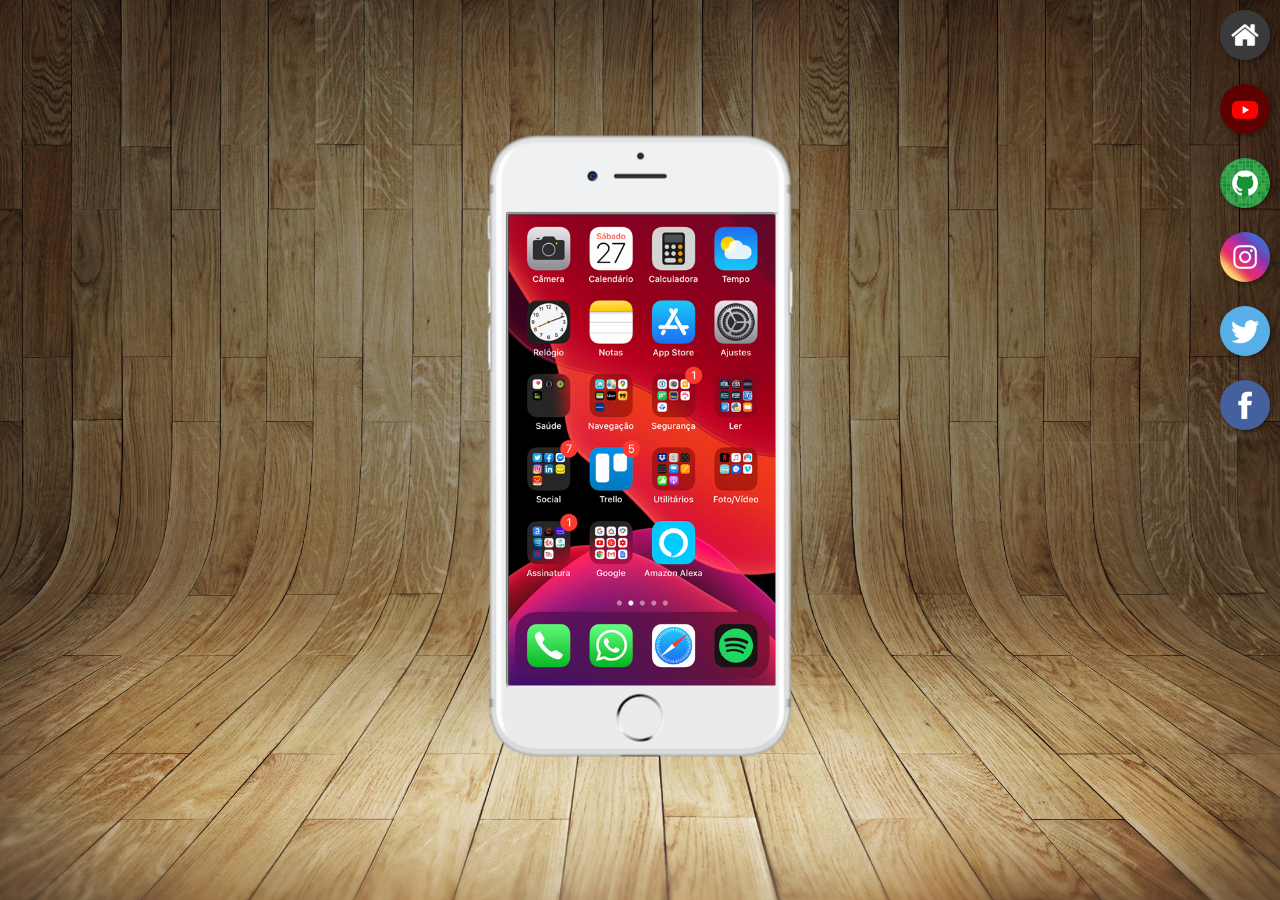
<file: index.html>
<!DOCTYPE html>
<html lang="pt-br">
<head>
    <meta charset="UTF-8">
    <meta http-equiv="X-UA-Compatible" content="IE=edge">
    <meta name="viewport" content="width=device-width, initial-scale=1.0">
    <link rel="shortcut icon" href="favicon.ico" type="image/x-icon">
    <link rel="stylesheet" href="estilos/style.css">
    <title>Projeto Redes Sociais</title>
</head>
<body>
    <main>
        <section id="telefone">
            <iframe src="home.html" name="tela" id="tela">
                Seu navegador parece nao ser compativel.
            </iframe>
           

        </section>
        <section id="redes-sociais">
            <a href="home.html" target="tela"><img src="imagens/logo-home.jpg" alt=""></a><br>
            <a href="youtube.html" target="tela"><img src="imagens/logo-youtube.jpg" alt=""></a><br>
            <a href="github.html" target="tela"><img src="imagens/logo-github.jpg" alt=""></a><br>
            <a href="instagram.html" target="tela"><img src="imagens/logo-instagram.jpg" alt=""></a><br>
            <a href="twitter.html" target="tela"><img src="imagens/logo-twitter.jpg" alt=""></a><br>
            <a href="facebook.html" target="tela"><img src="imagens/logo-facebook.jpg" alt=""></a>

        </section>
    </main>
    
</body>
</html>
</file>
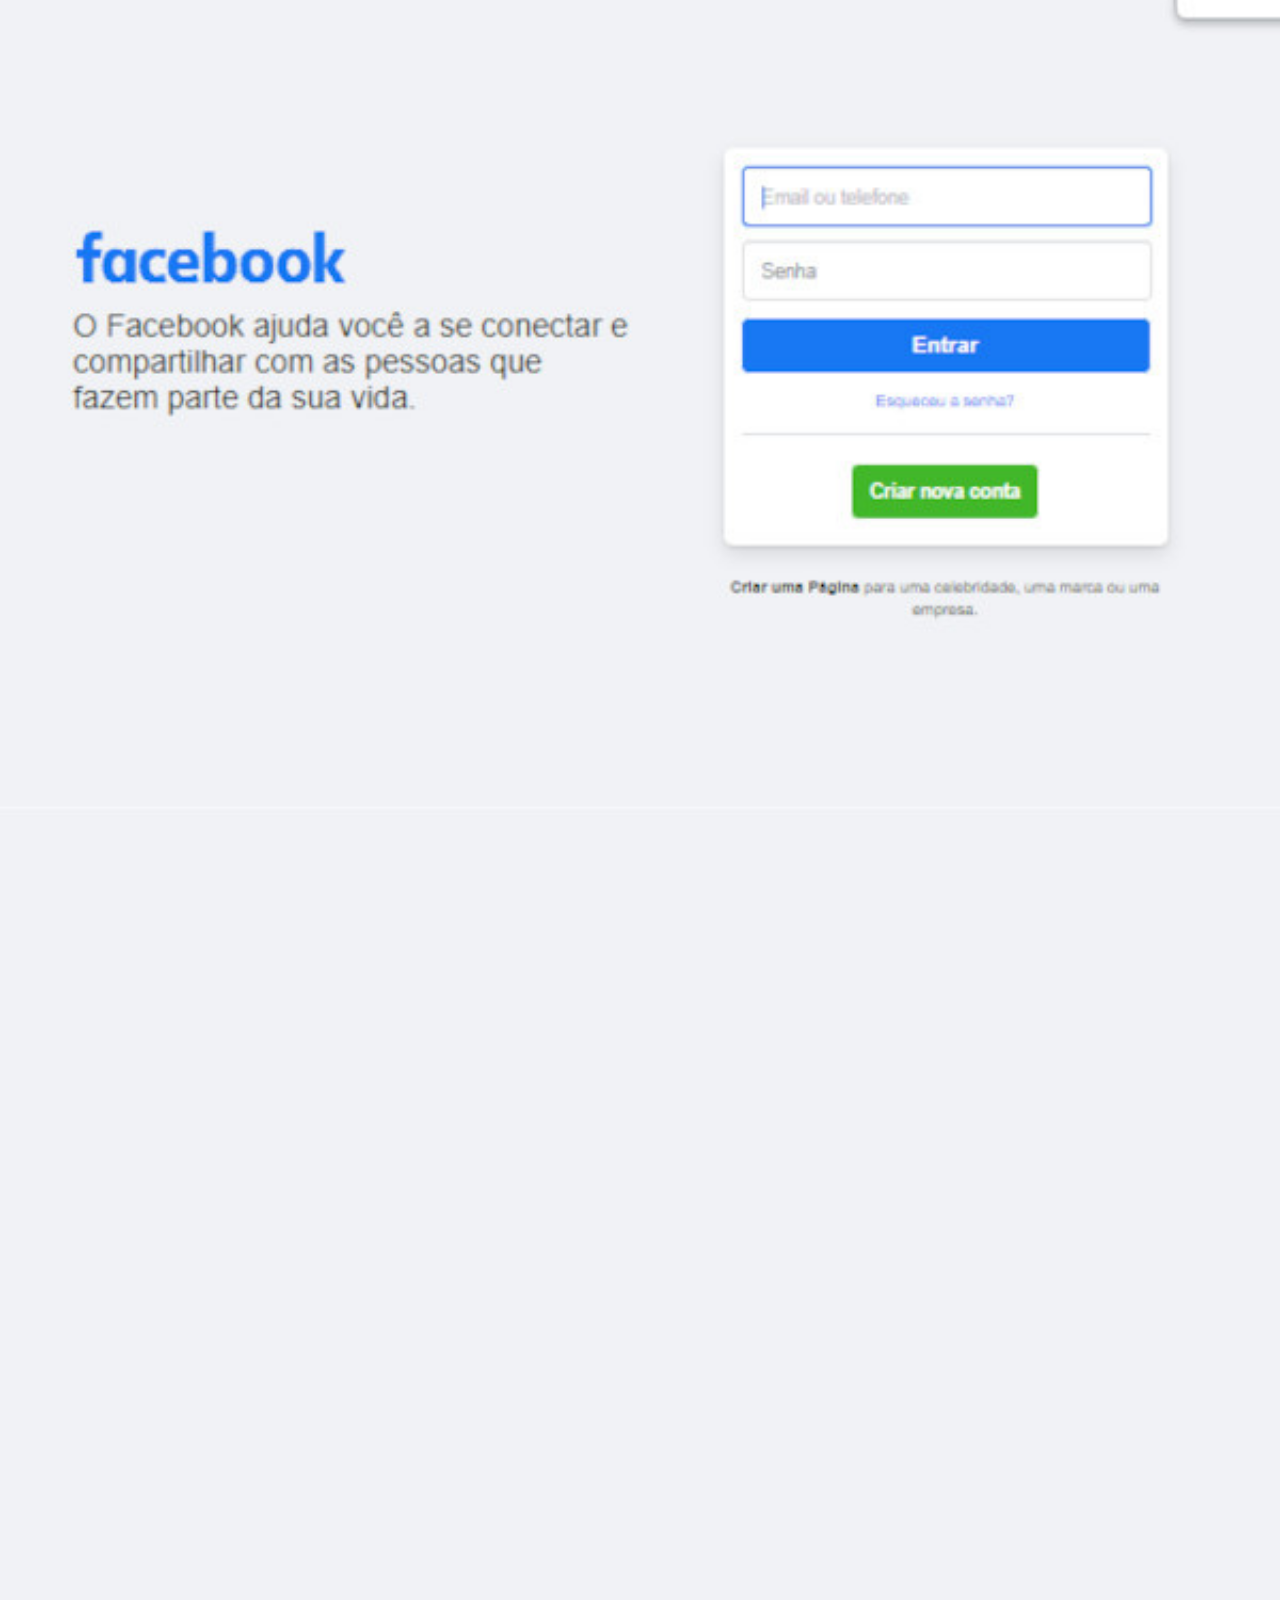
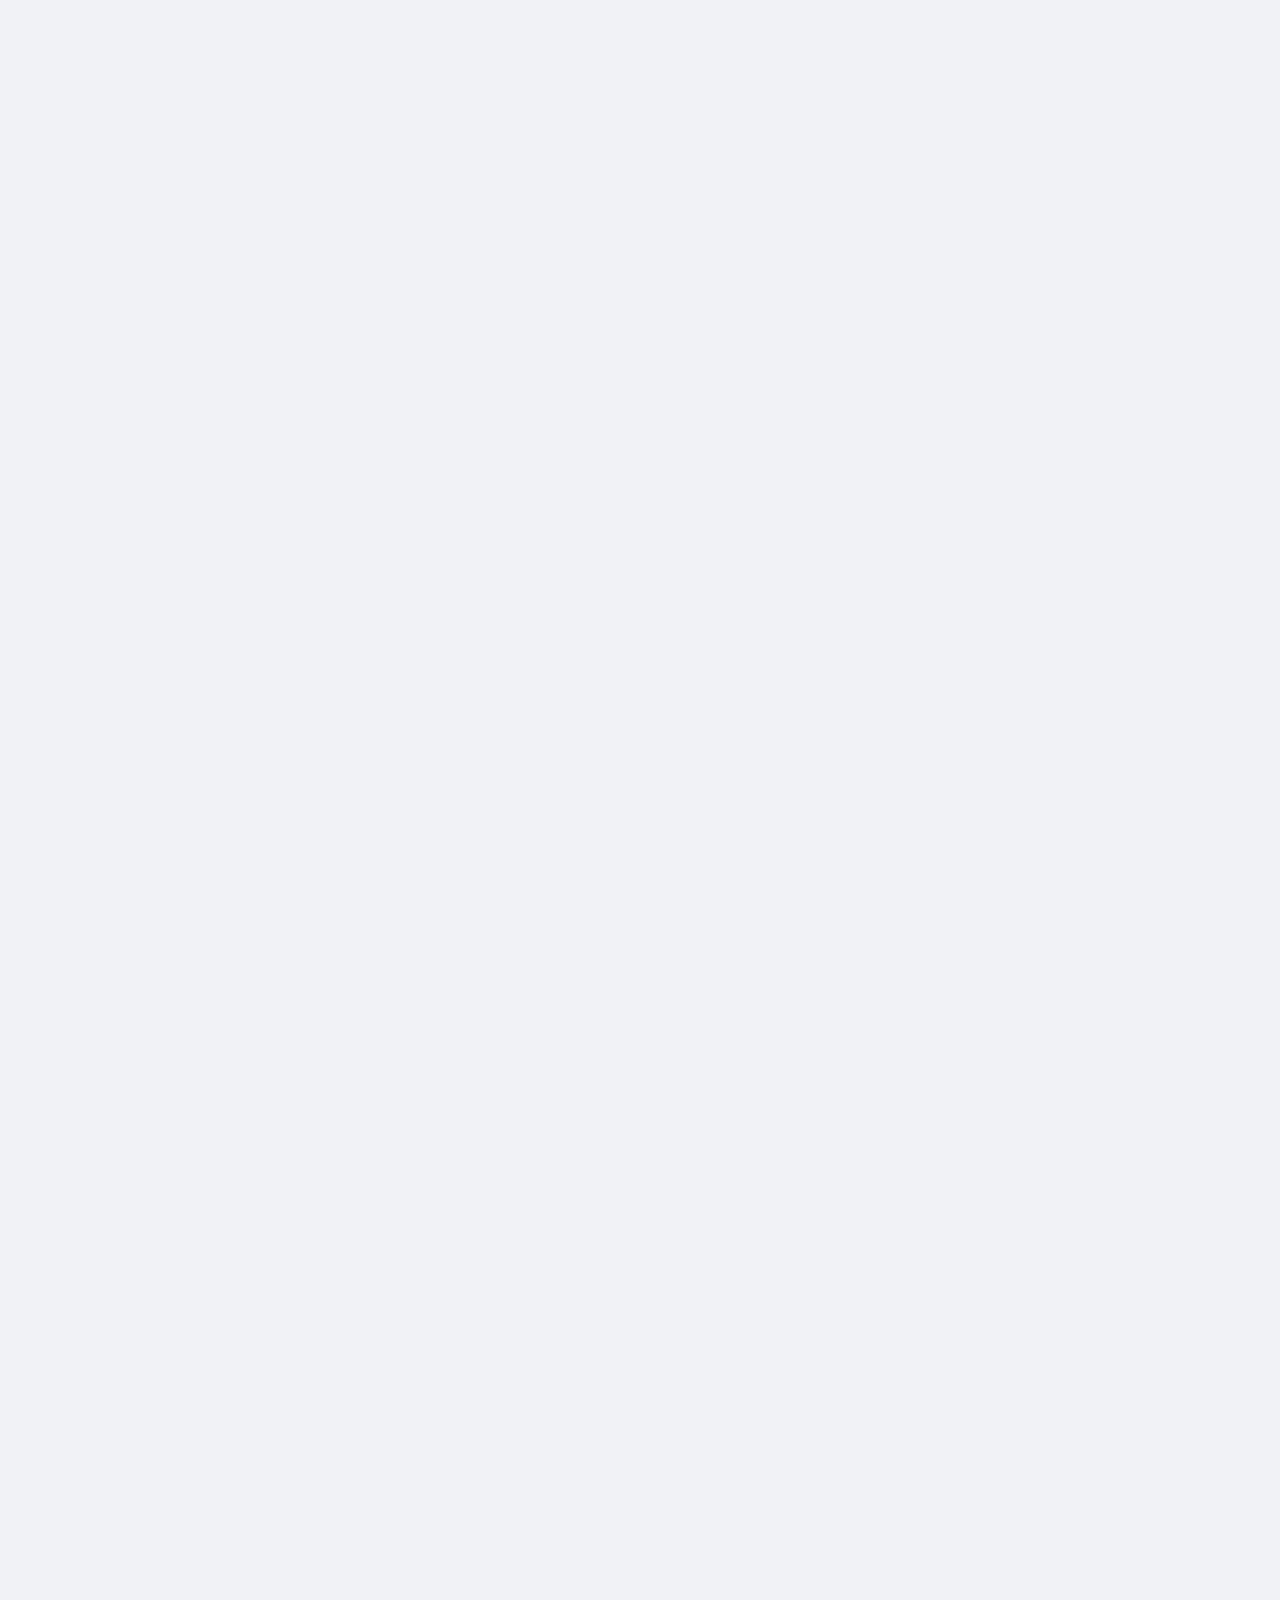
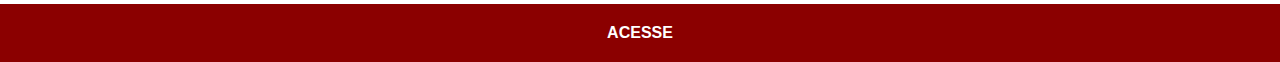
<file: facebook.html>
<!DOCTYPE html>
<html lang="pt-br">
<head>
    <meta charset="UTF-8">
    <meta http-equiv="X-UA-Compatible" content="IE=edge">
    <meta name="viewport" content="width=device-width, initial-scale=1.0">
    <link rel="stylesheet" href="estilos/social.css">
    <title>Facebook</title>
</head>
<body>
    <img src="imagens/facebook.jpg" alt="Facebook">
    <a href="https://www.facebook.com/" target="_blank">ACESSE</a>
    
</body>
</html>
</file>
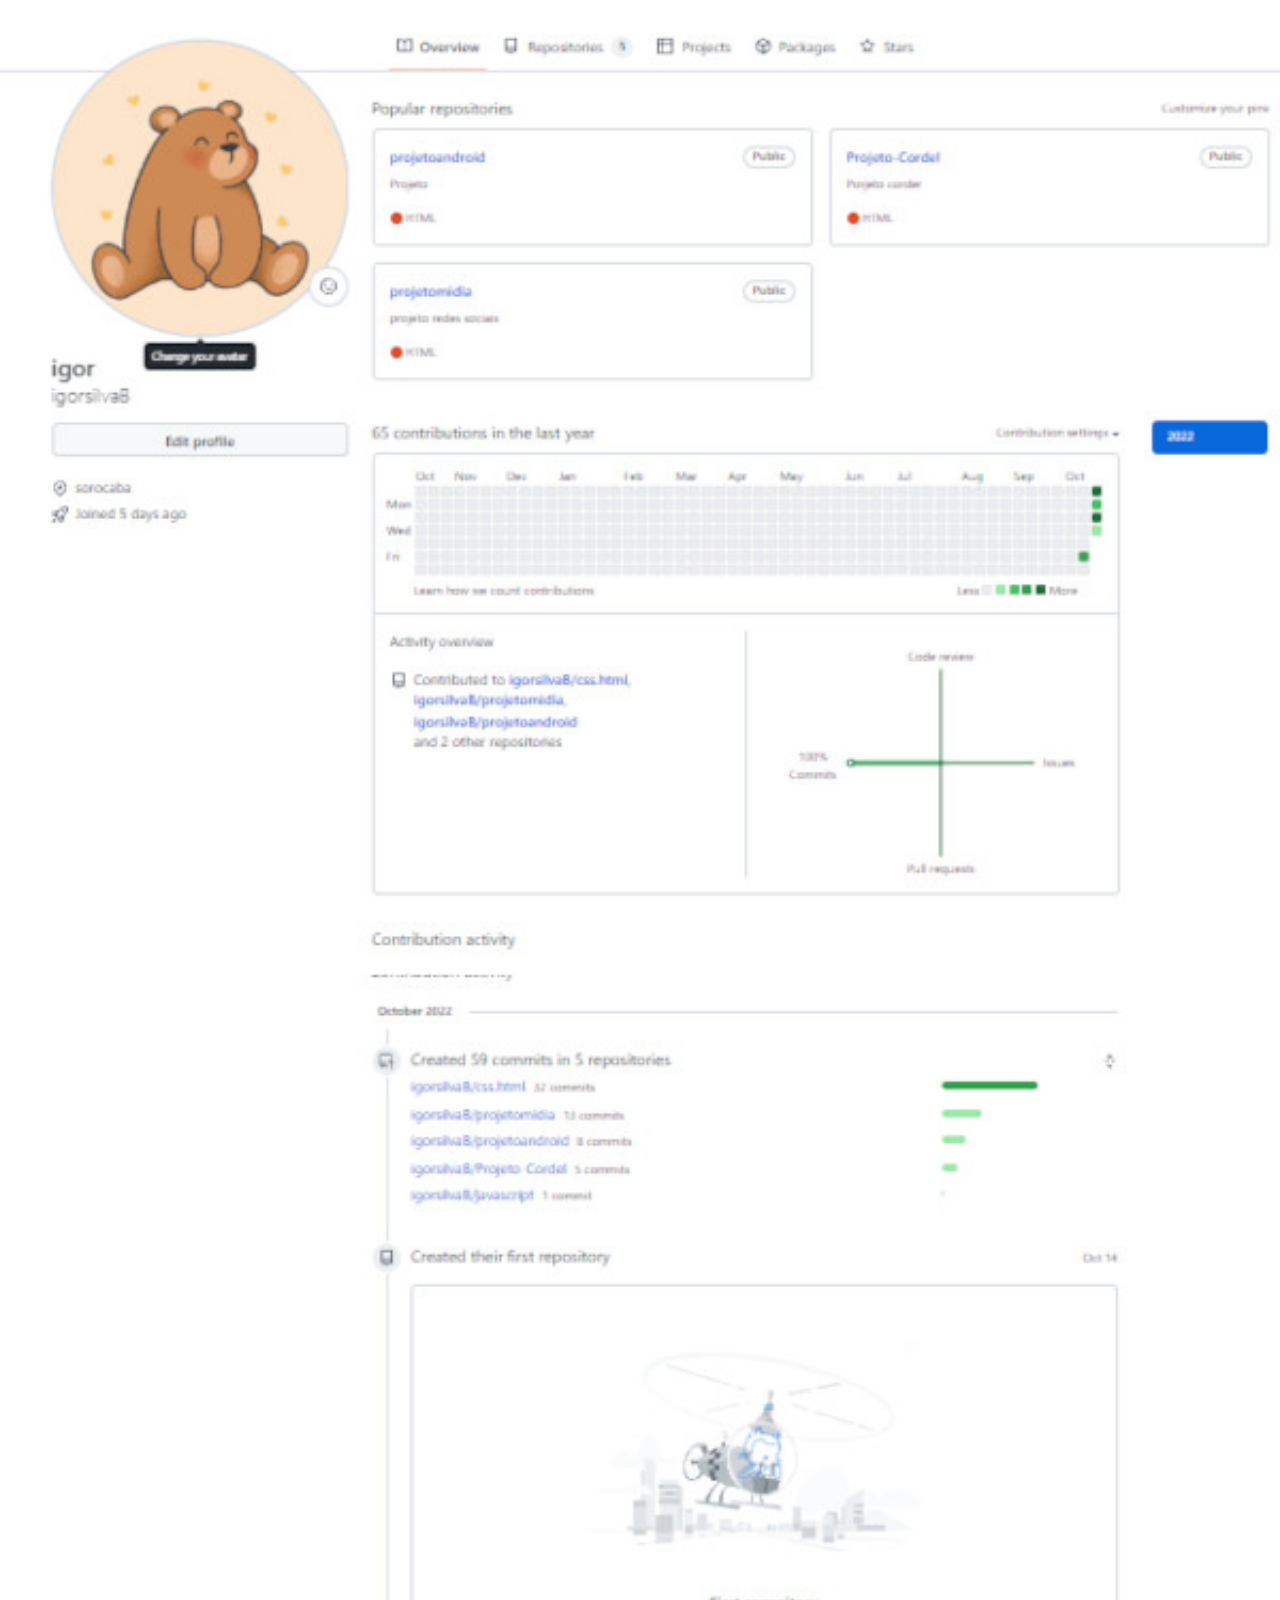
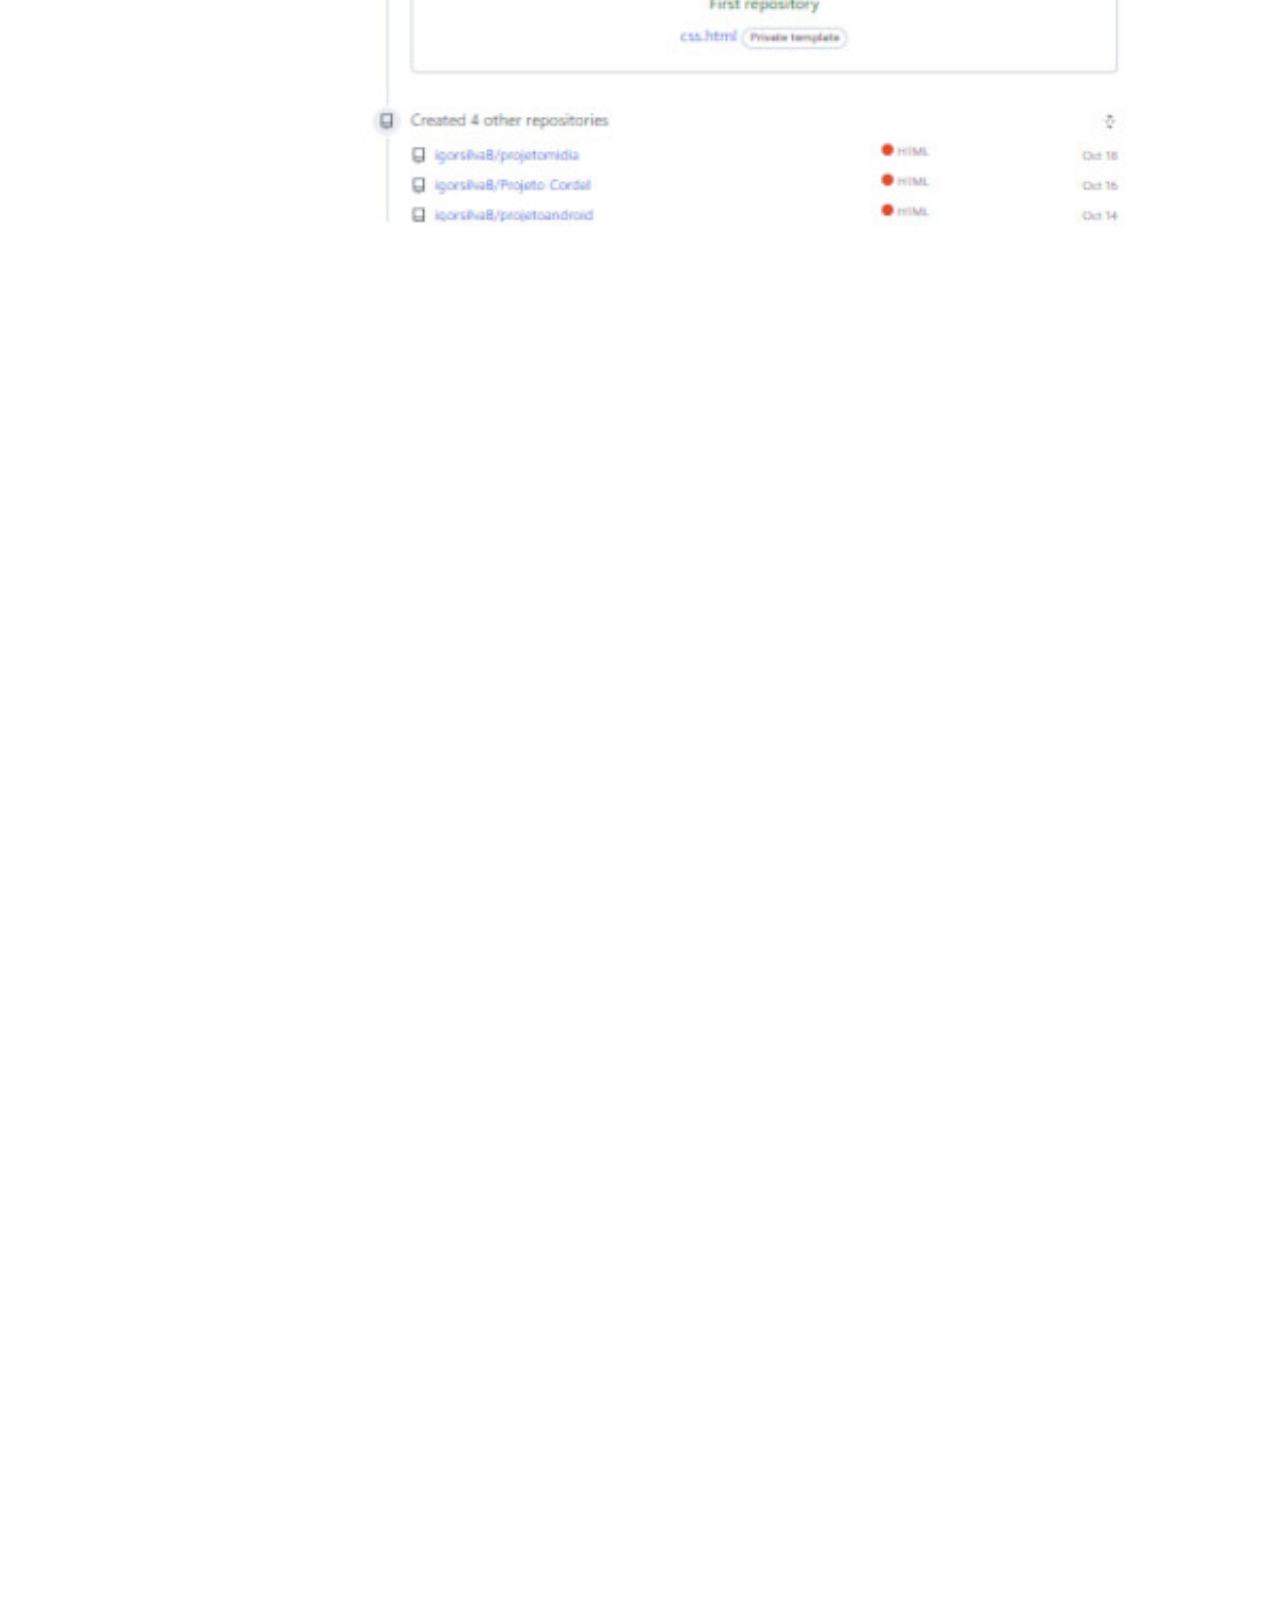
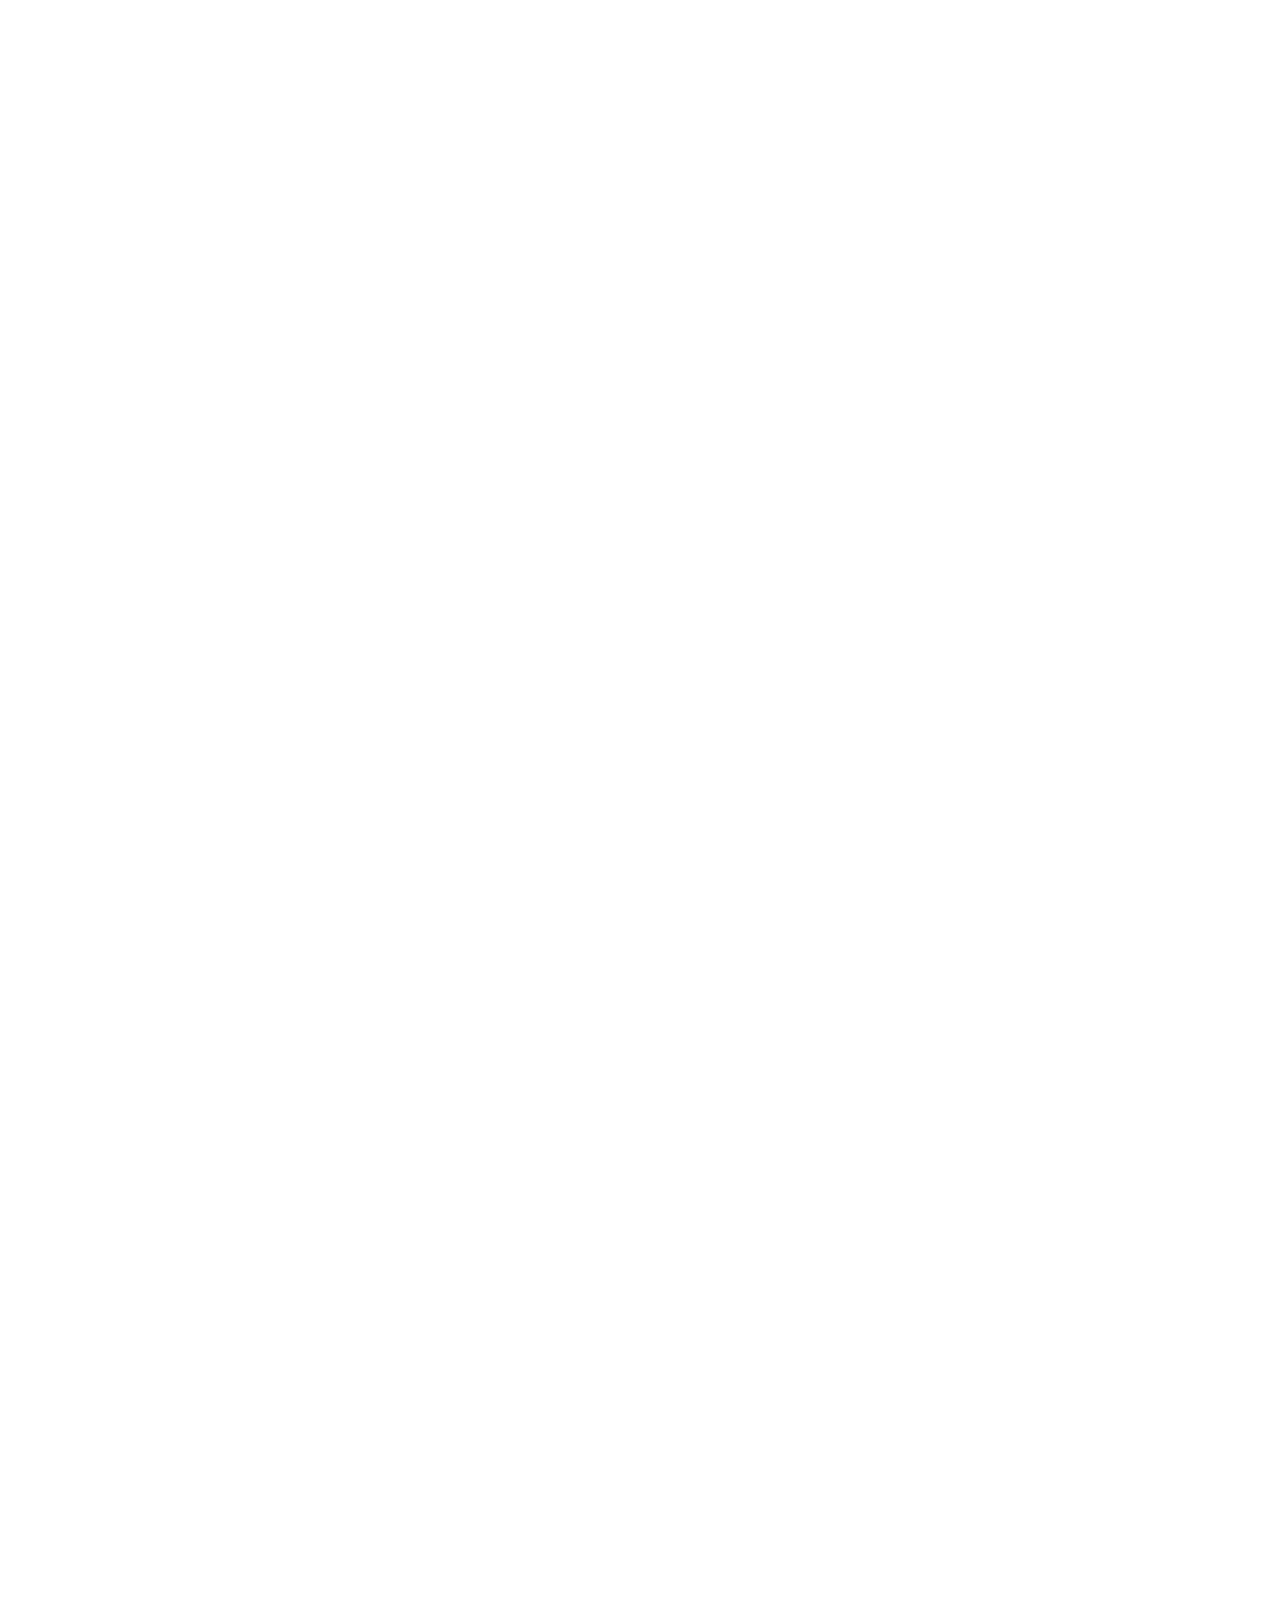
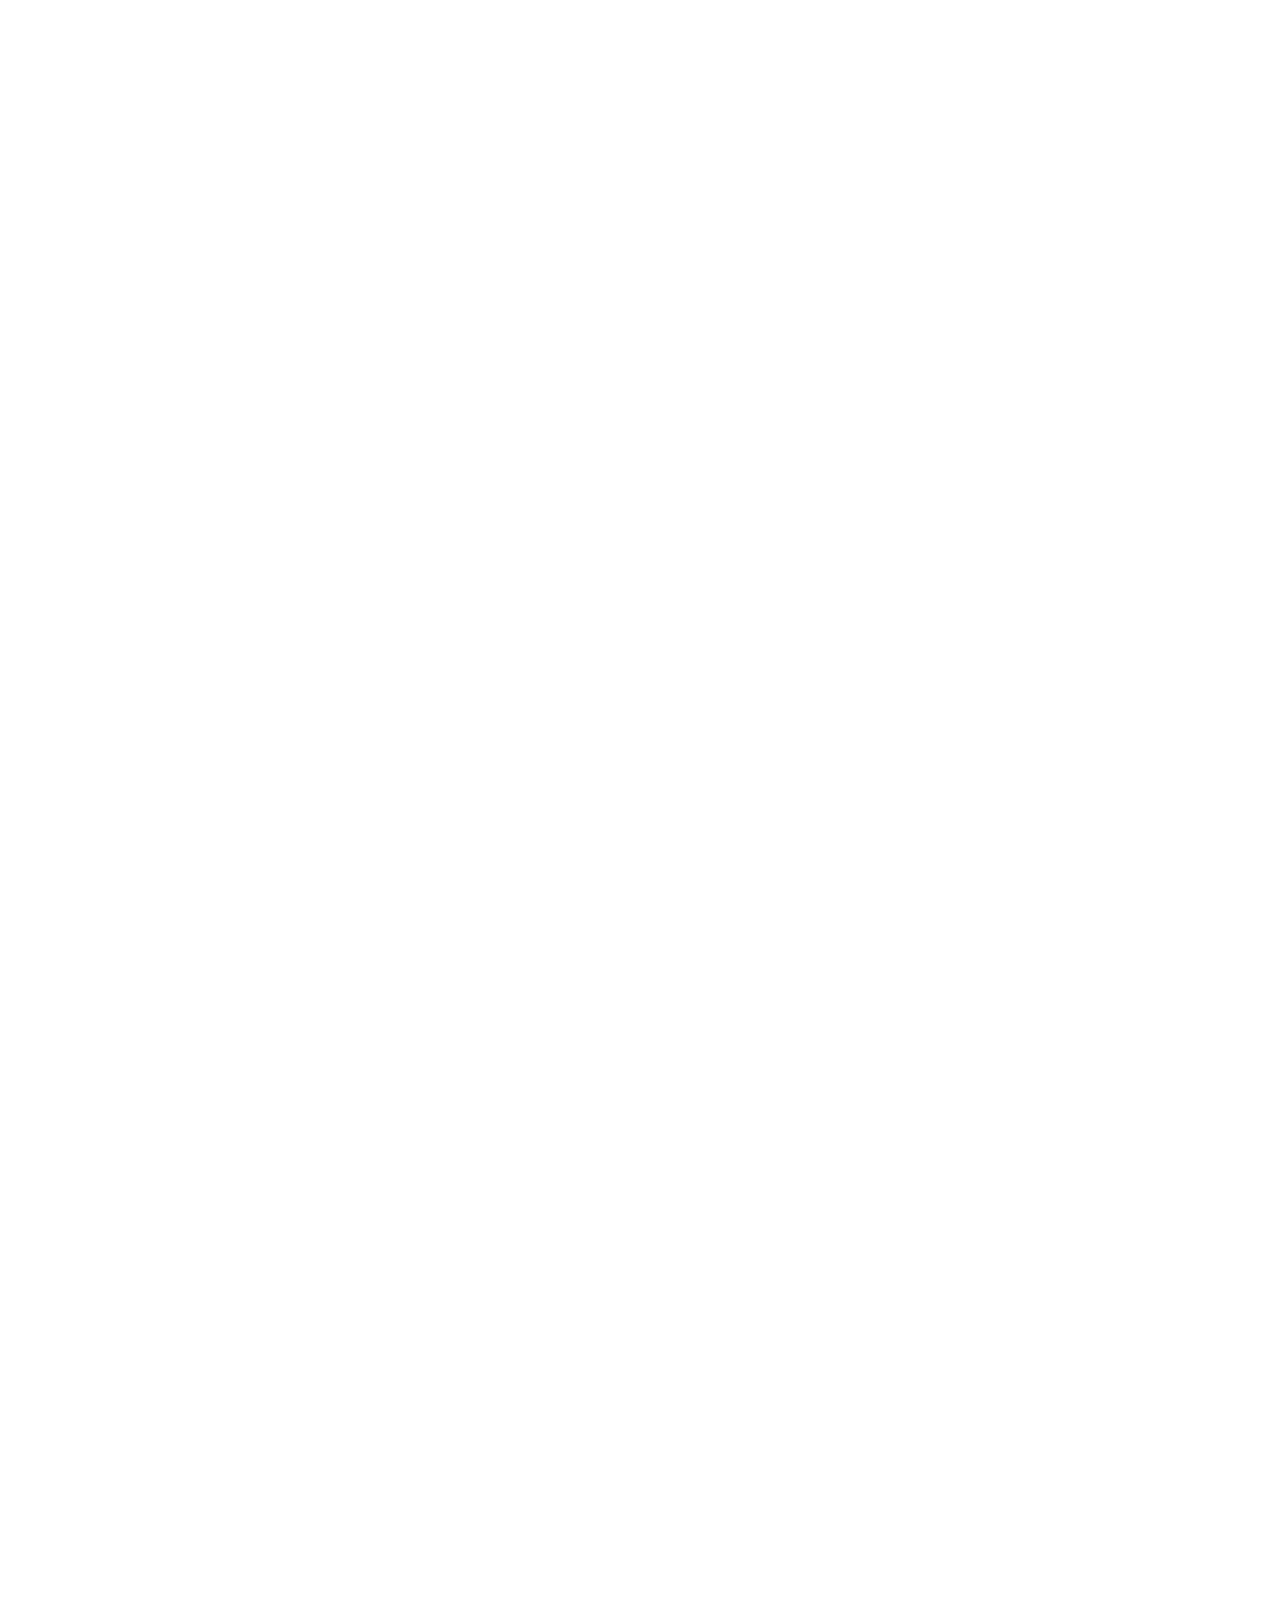
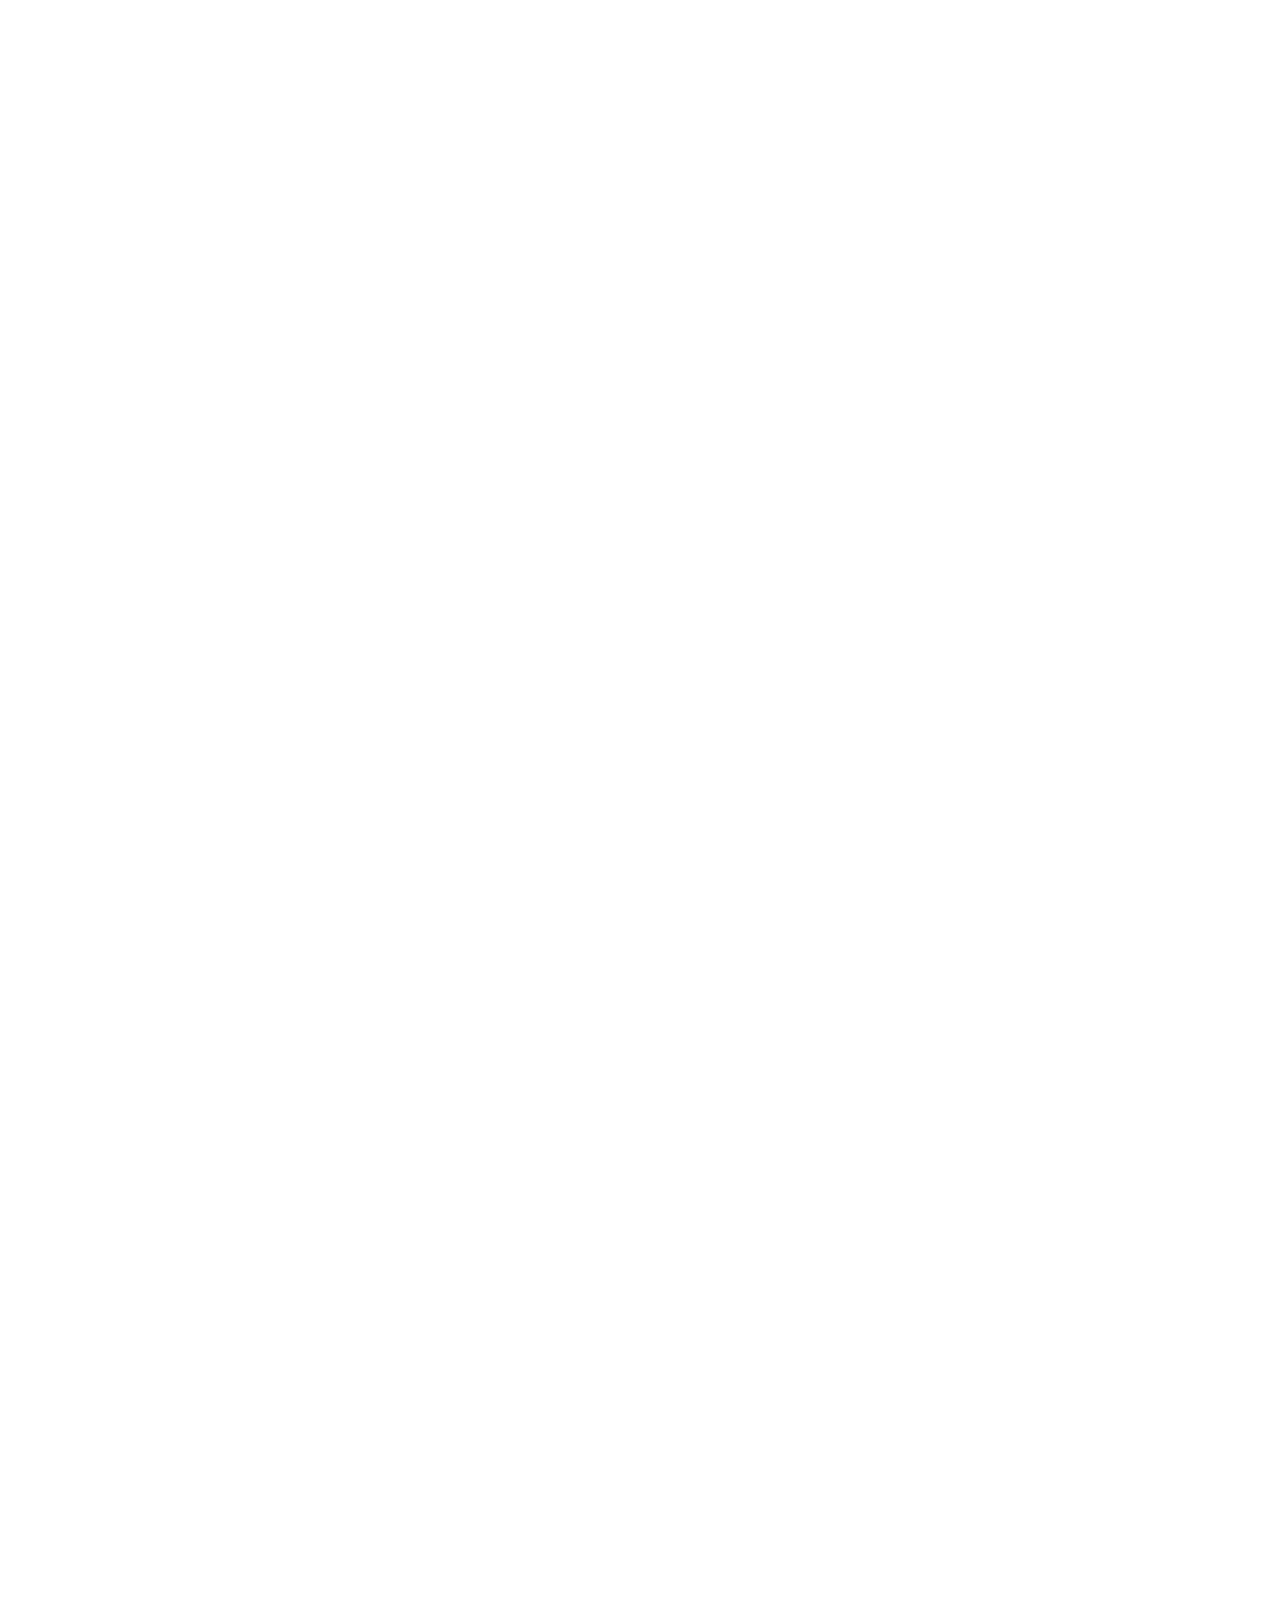
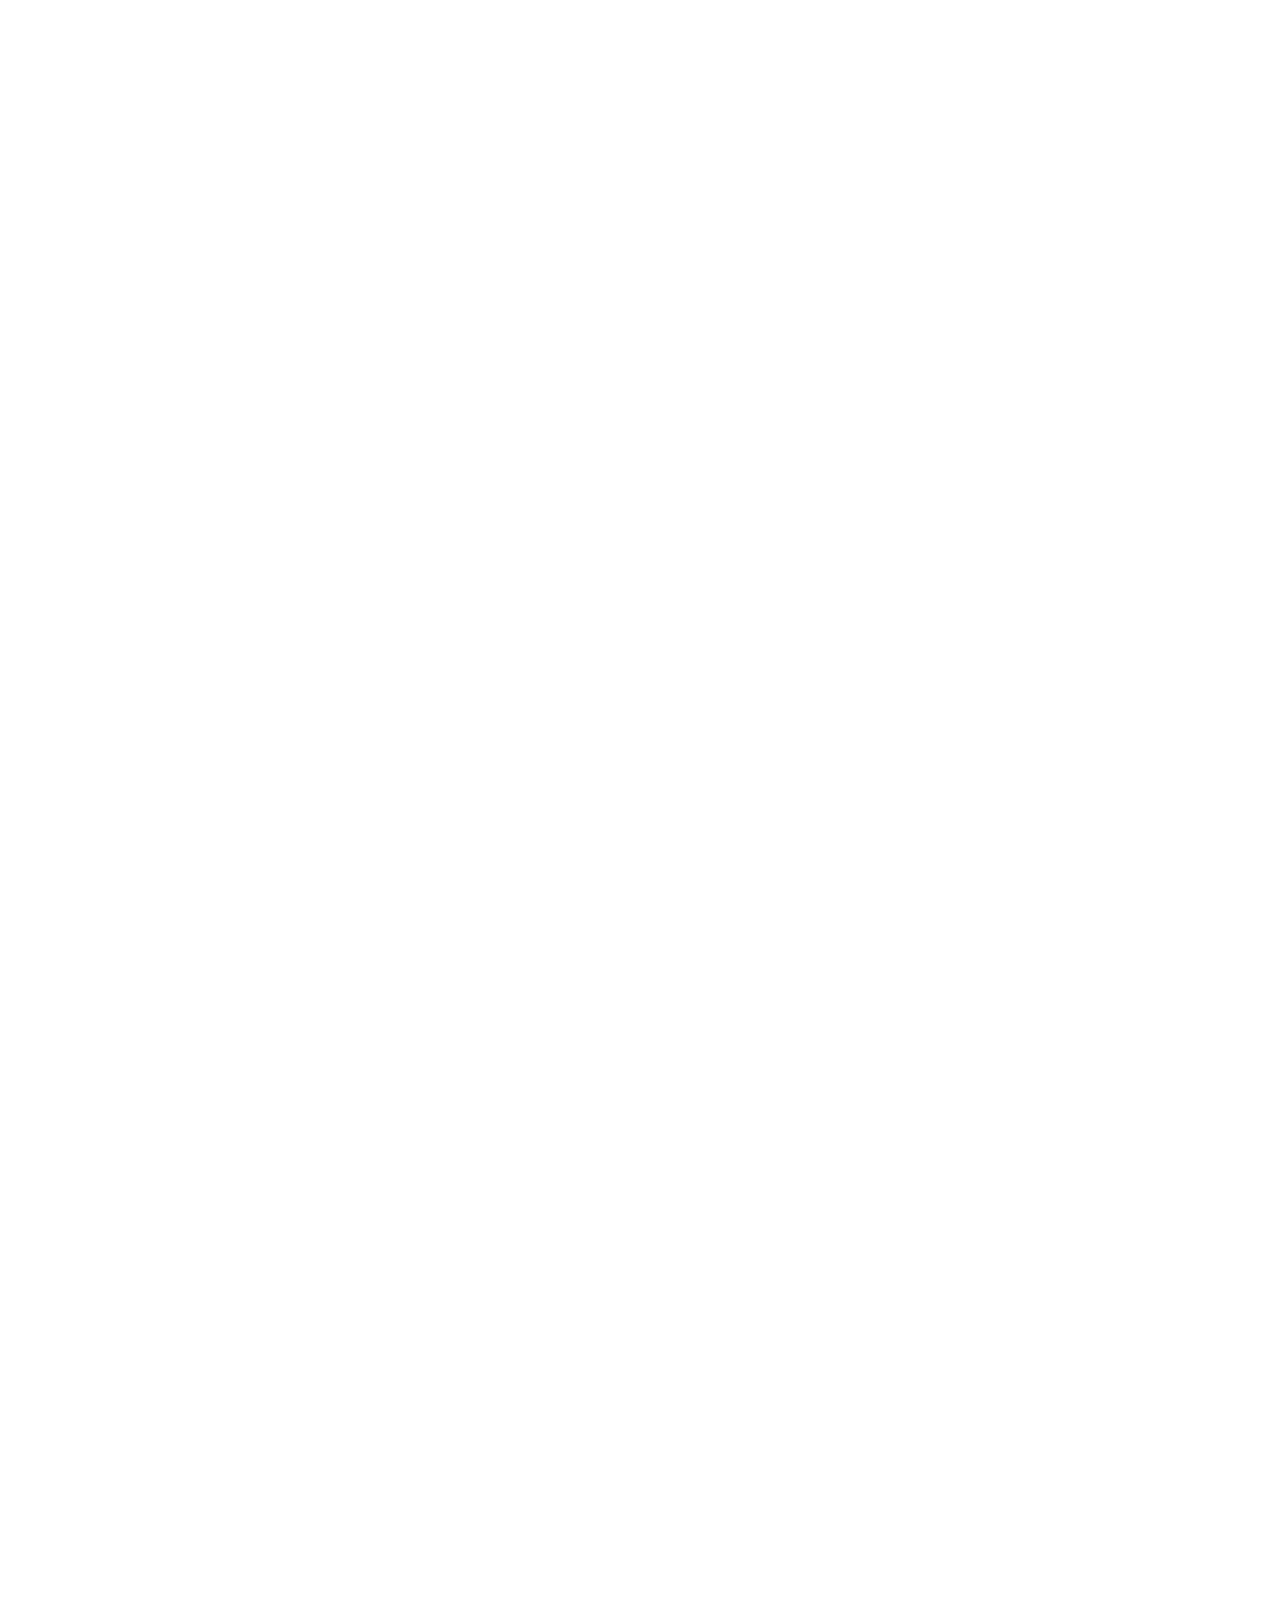
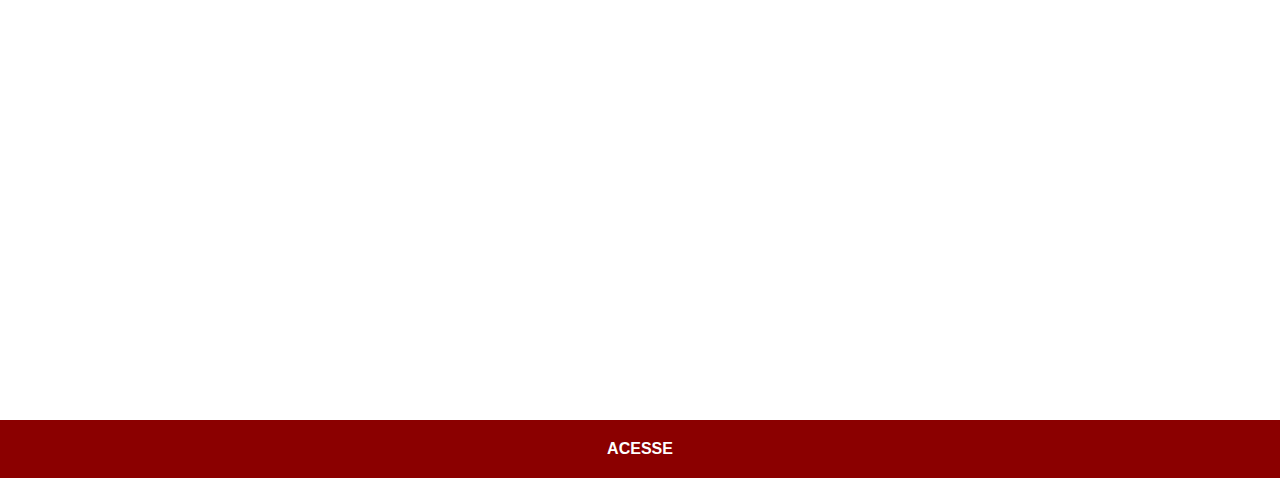
<file: github.html>
<!DOCTYPE html>
<html lang="pt-br">
<head>
    <meta charset="UTF-8">
    <meta http-equiv="X-UA-Compatible" content="IE=edge">
    <meta name="viewport" content="width=device-width, initial-scale=1.0">
    <link rel="stylesheet" href="estilos/social.css">
    <title>GitHub</title>
</head>
<body>
    <img src="imagens/imagegithub.jpg" alt="Github">
    <a href="https://github.com/igorsilvaB?tab=repositories" target="_blank">ACESSE</a>
    
</body>
</html>
</file>
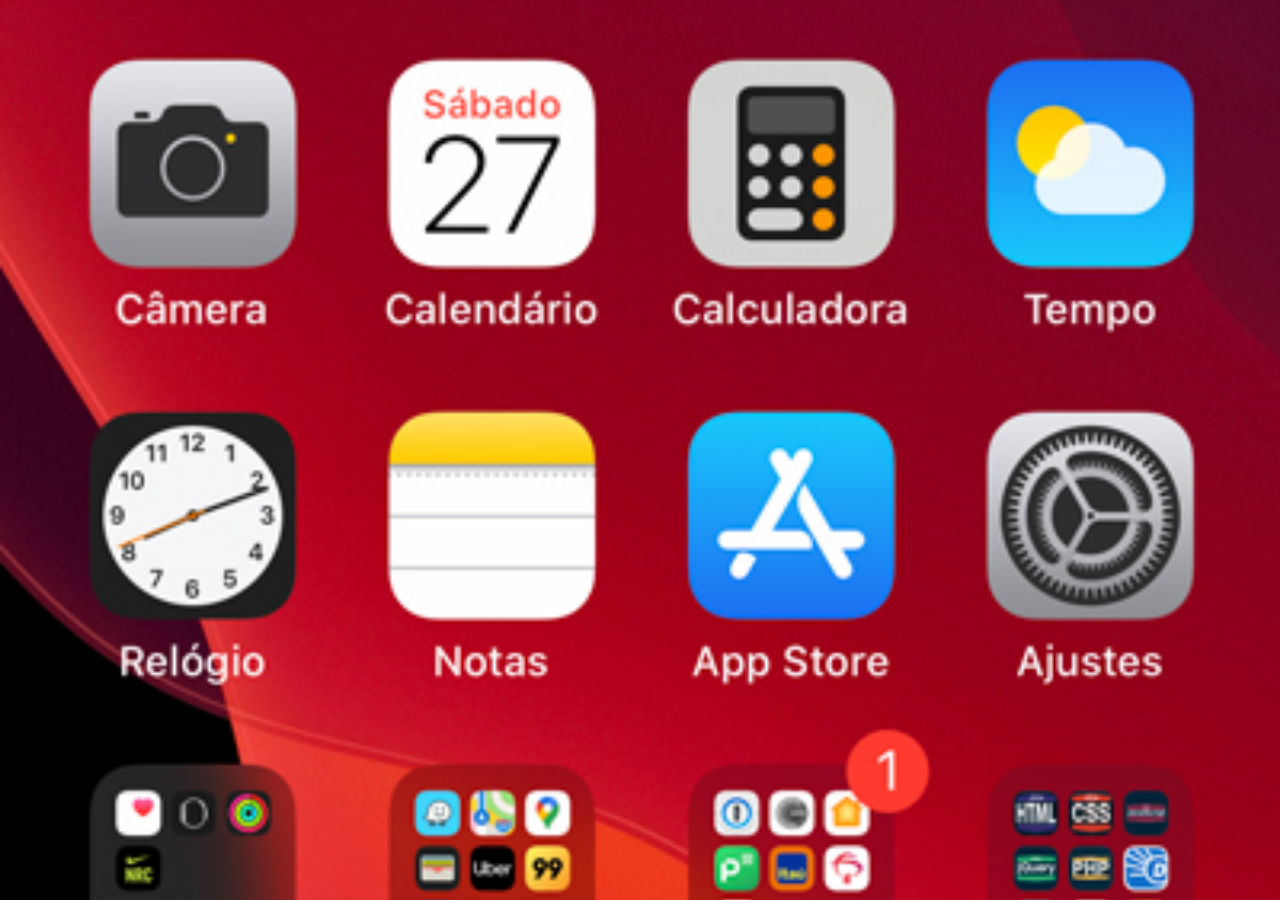
<file: home.html>
<!DOCTYPE html>
<html lang="pt-br">
<head>
    <meta charset="UTF-8">
    <meta http-equiv="X-UA-Compatible" content="IE=edge">
    <meta name="viewport" content="width=device-width, initial-scale=1.0">
    <title>Home</title>

</head>
<body>
    <style>
        * {
            margin: 0px;
            padding: 0px;

        }
        body{
            width: 100vw;
            height: 100vh;
            background: black url(imagens/tela-home.jpg) no-repeat top center;
            background-size: cover;
        }
    </style>
    
</body>
</html>
</file>
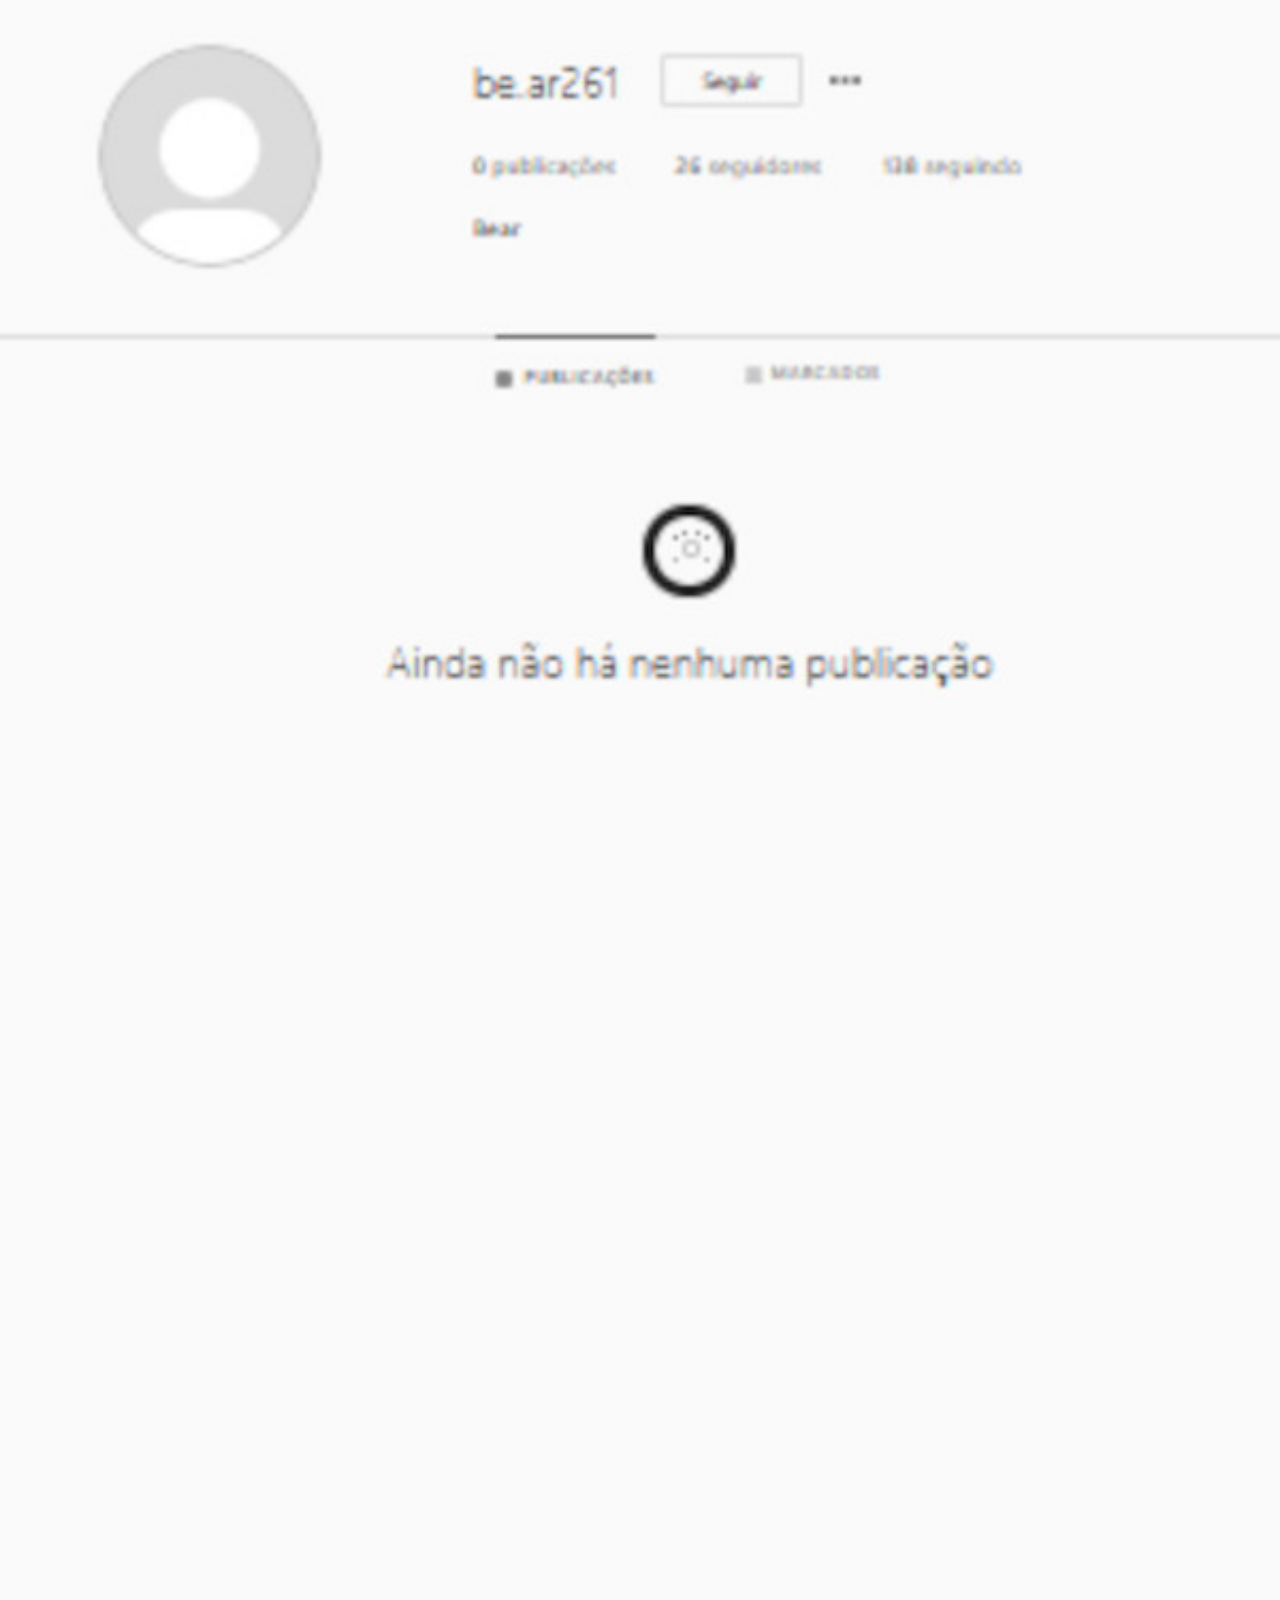
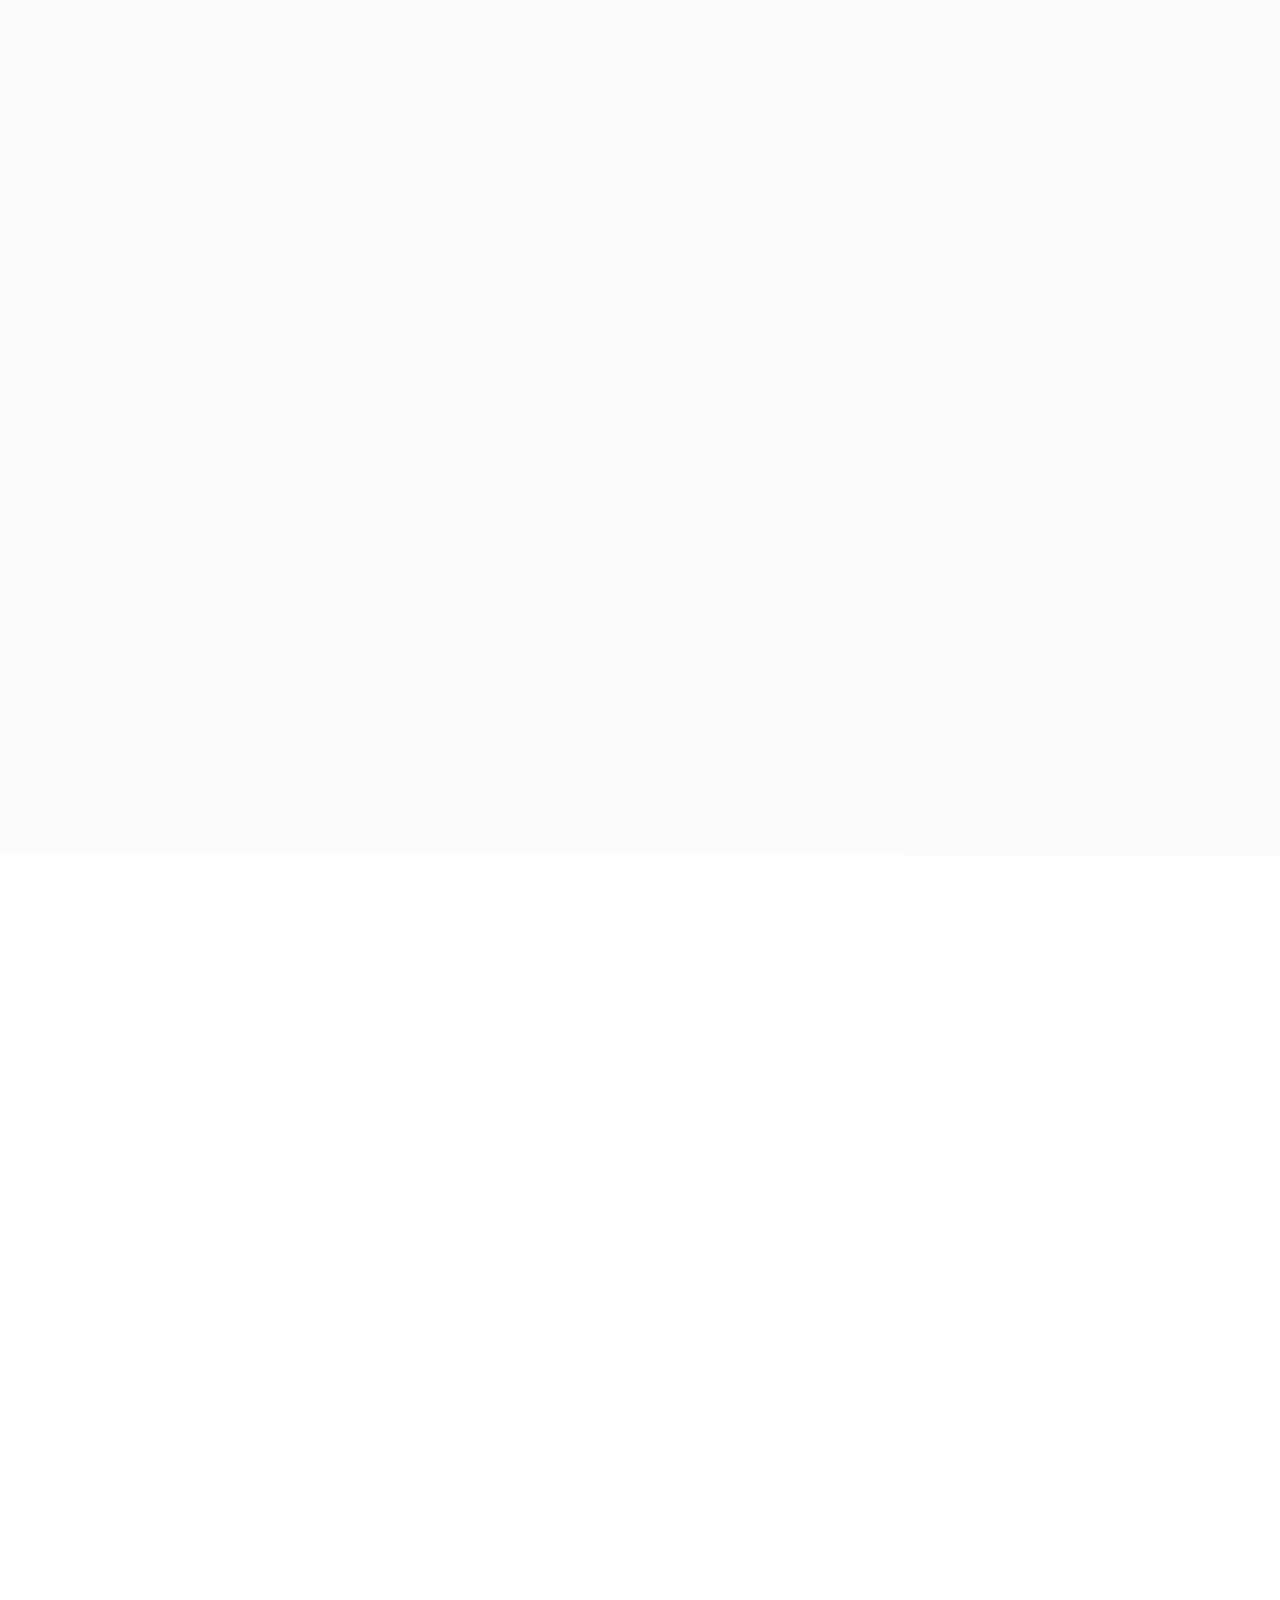
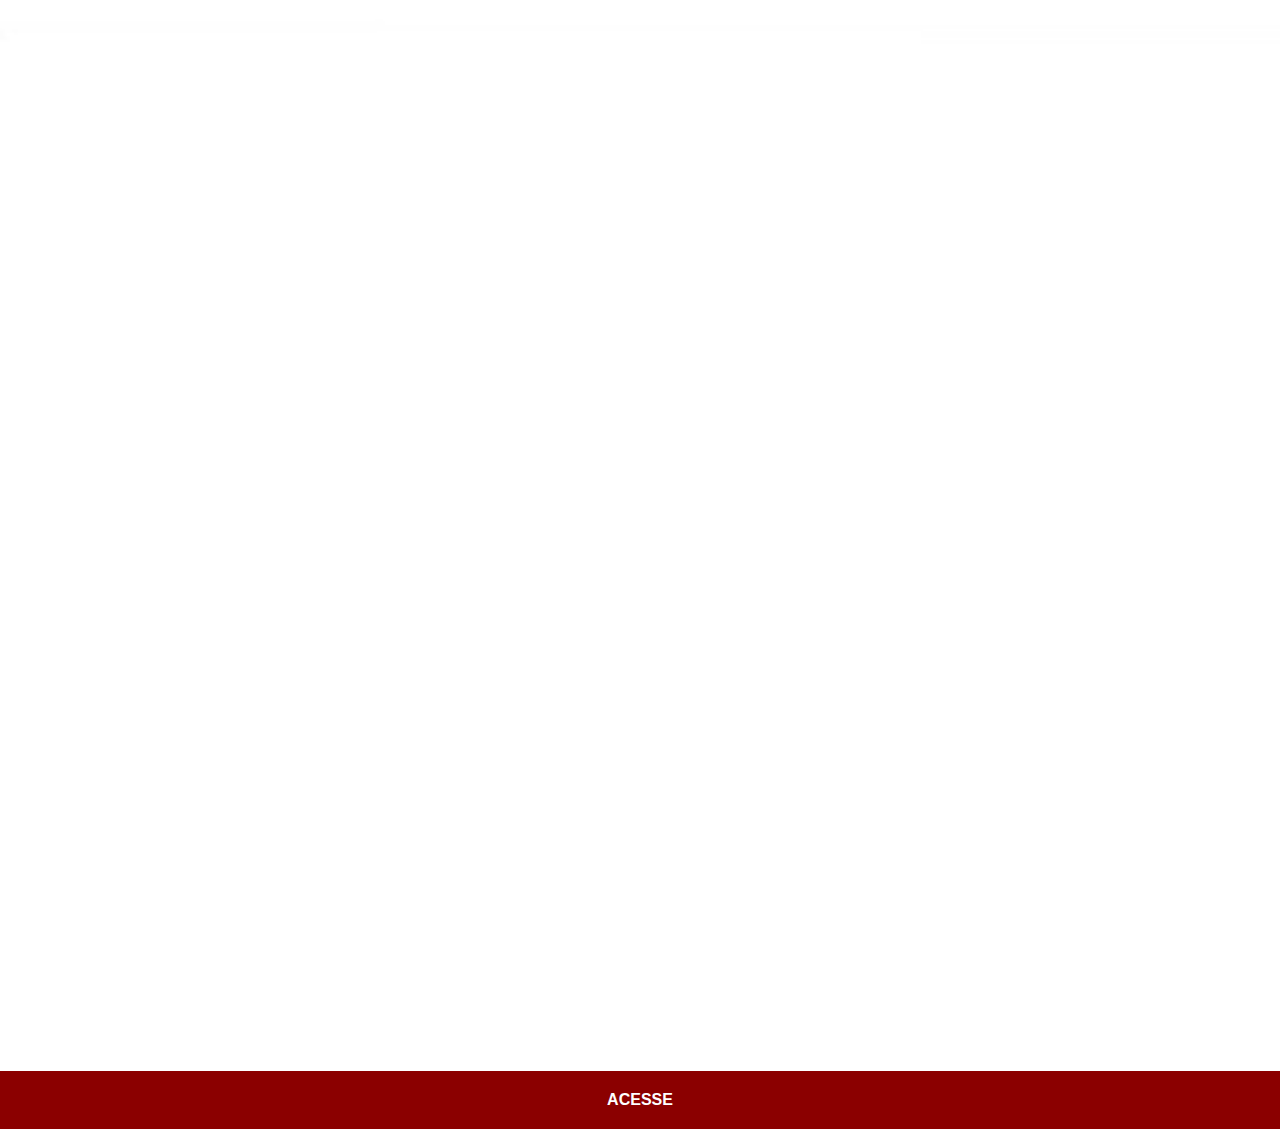
<file: instagram.html>
<!DOCTYPE html>
<html lang="pt-br">
<head>
    <meta charset="UTF-8">
    <meta http-equiv="X-UA-Compatible" content="IE=edge">
    <meta name="viewport" content="width=device-width, initial-scale=1.0">
    <link rel="stylesheet" href="estilos/social.css">
    <title>Instagram</title>
</head>
<body>
    <img src="imagens/instagraam.jpg" alt="Instagram">
    <a href="https://www.instagram.com/be.ar261/" target="_blank">ACESSE</a>
    
</body>
</html>
</file>
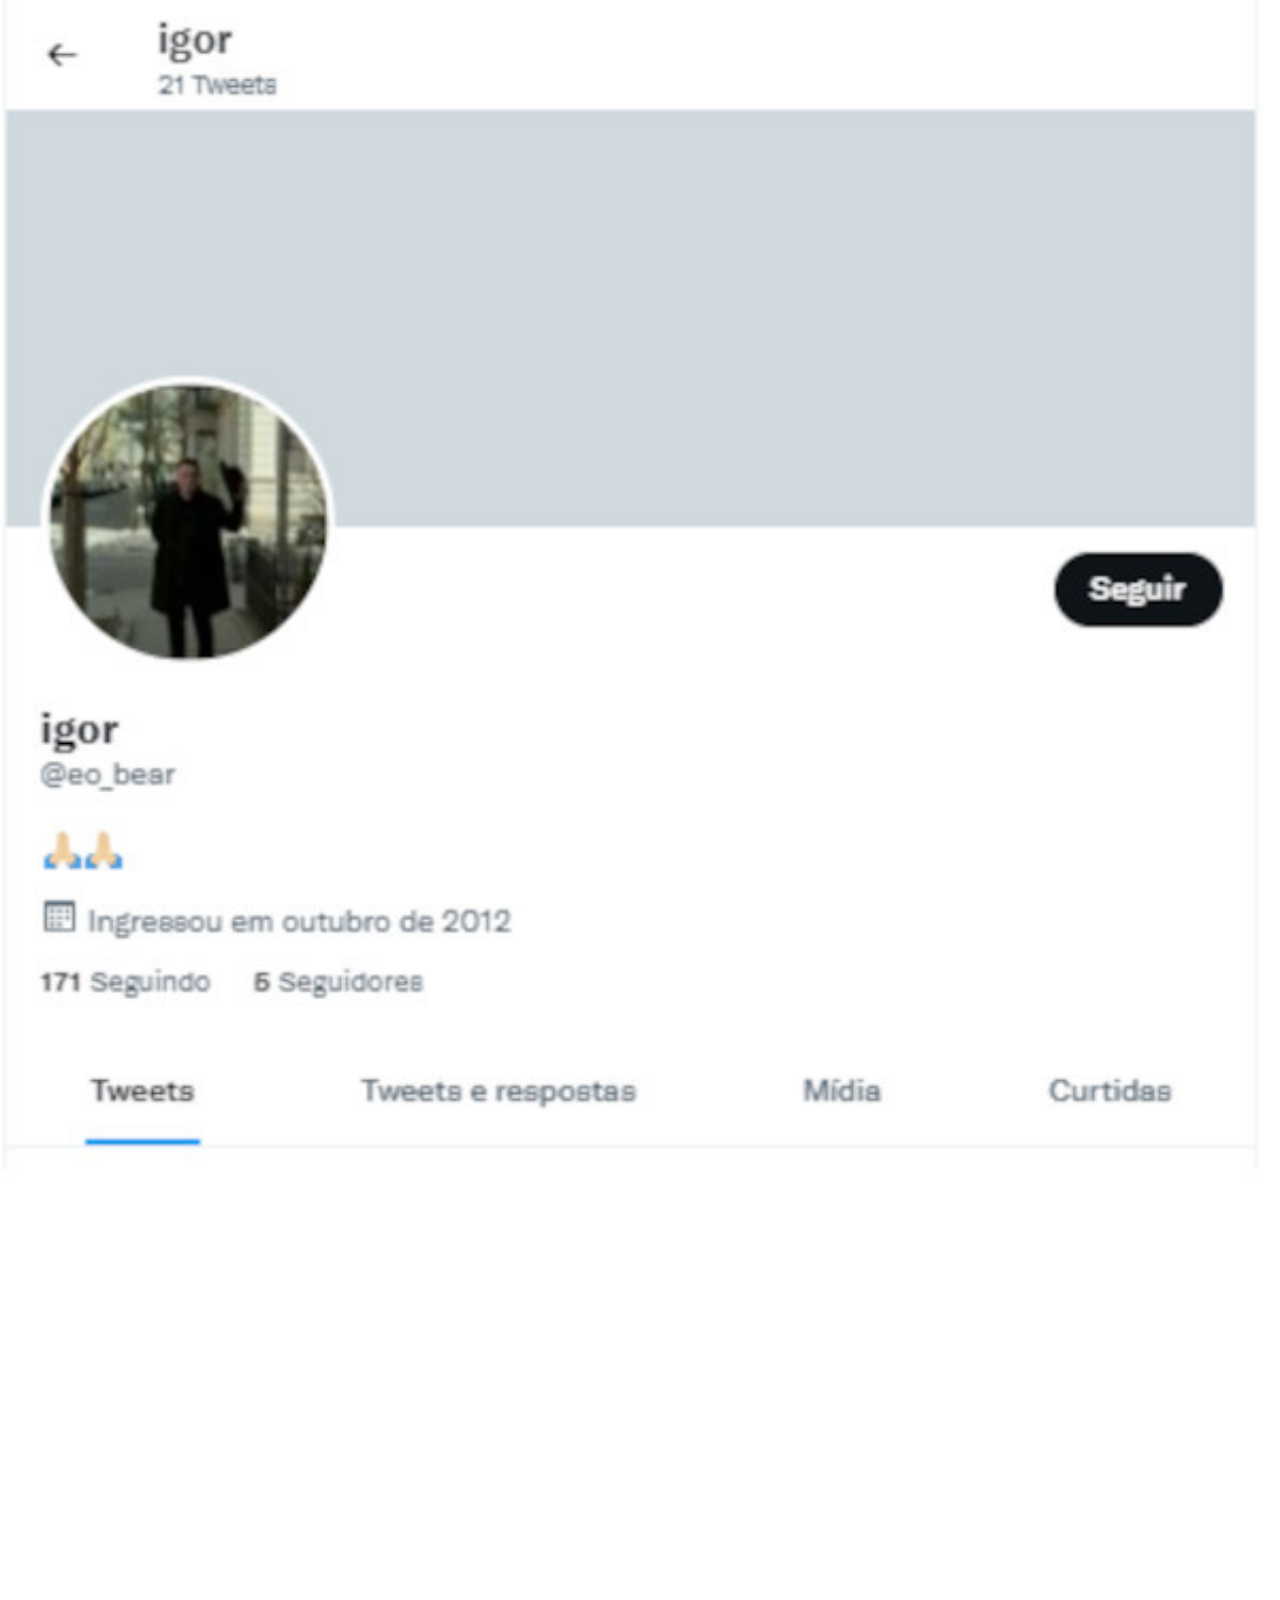
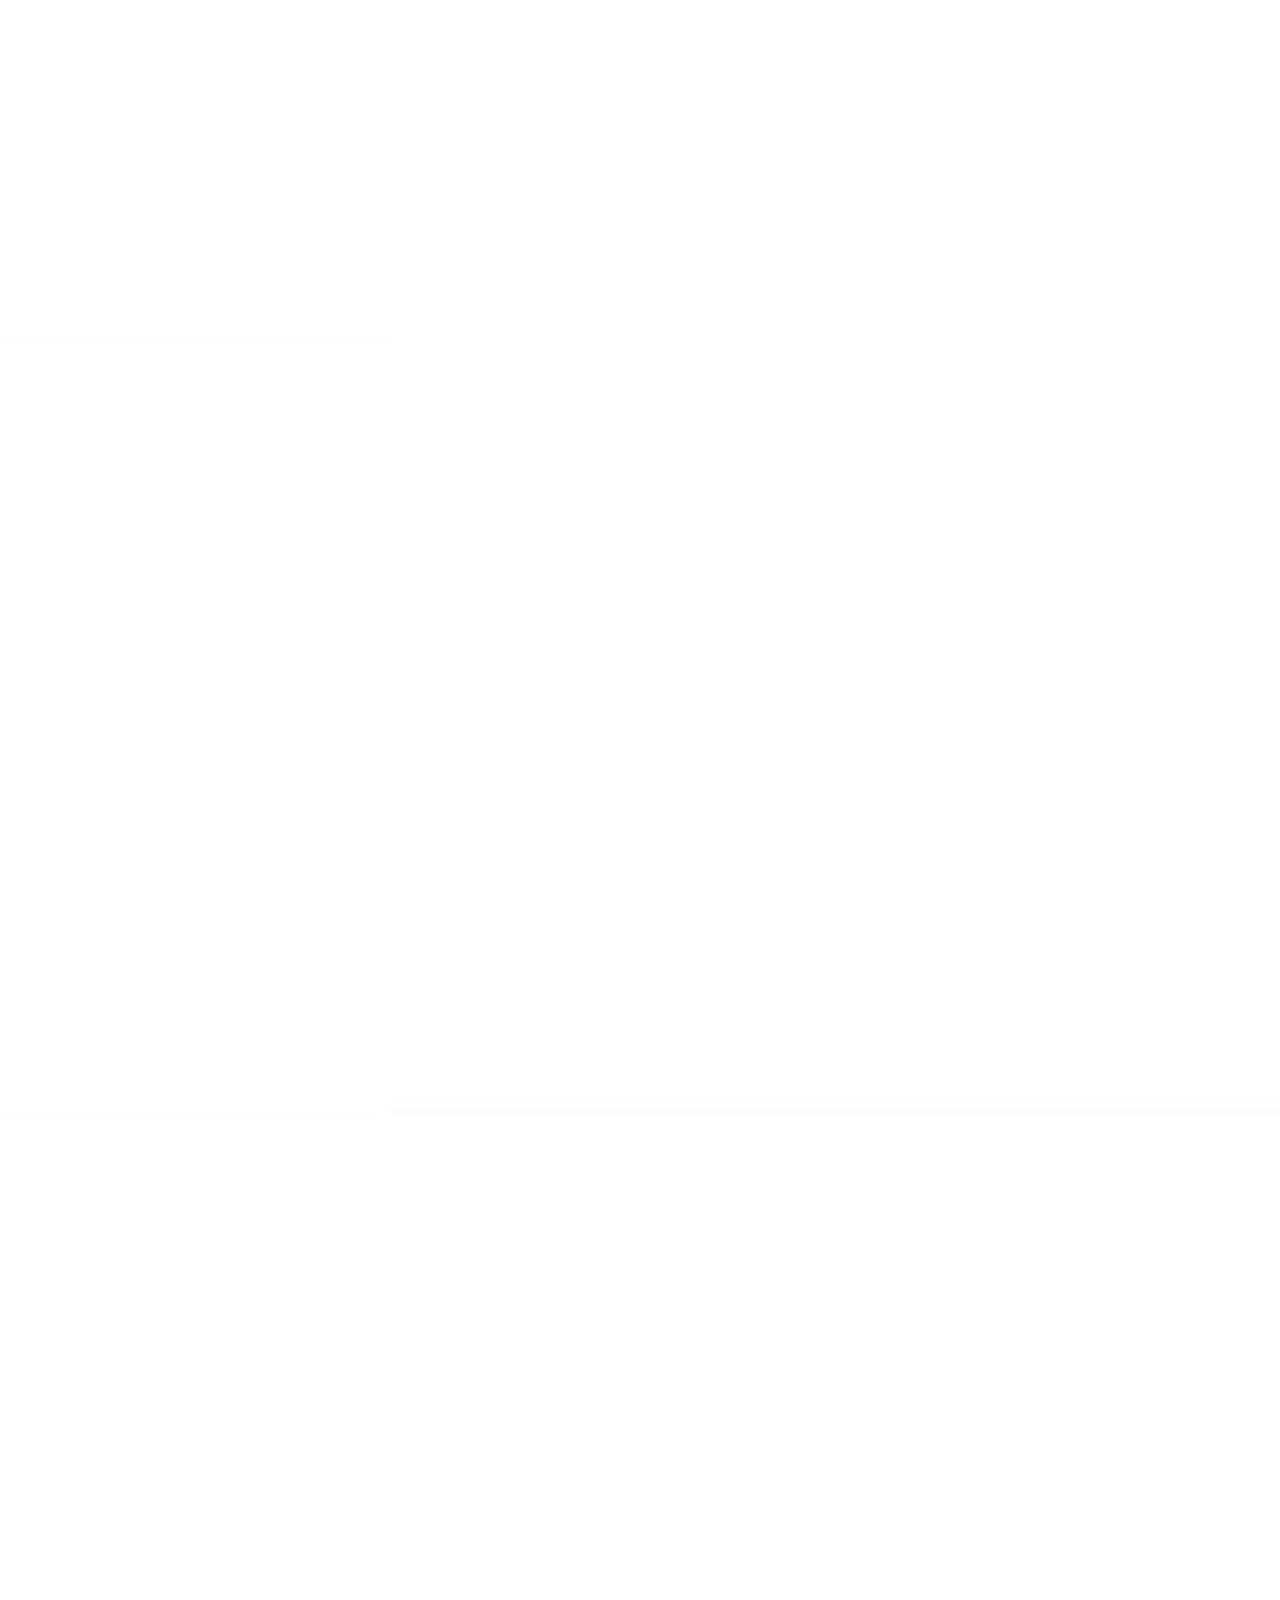
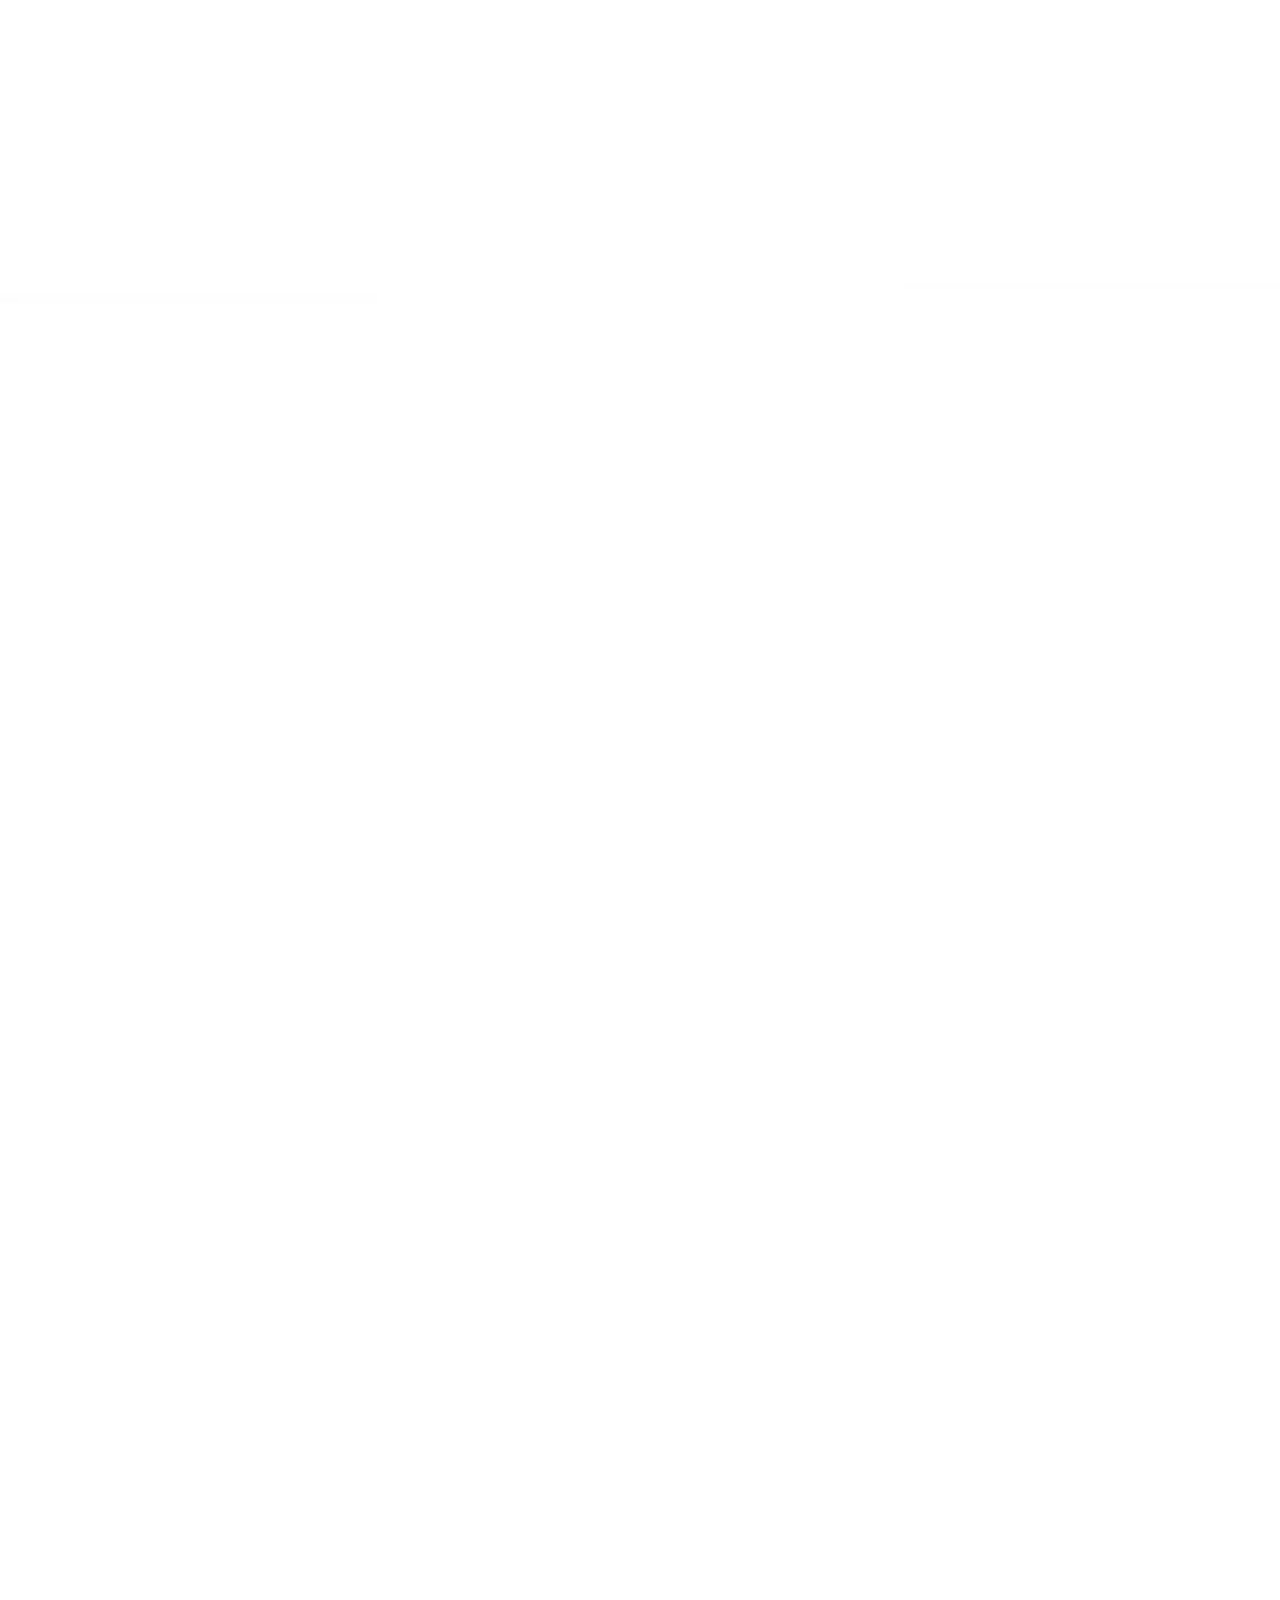
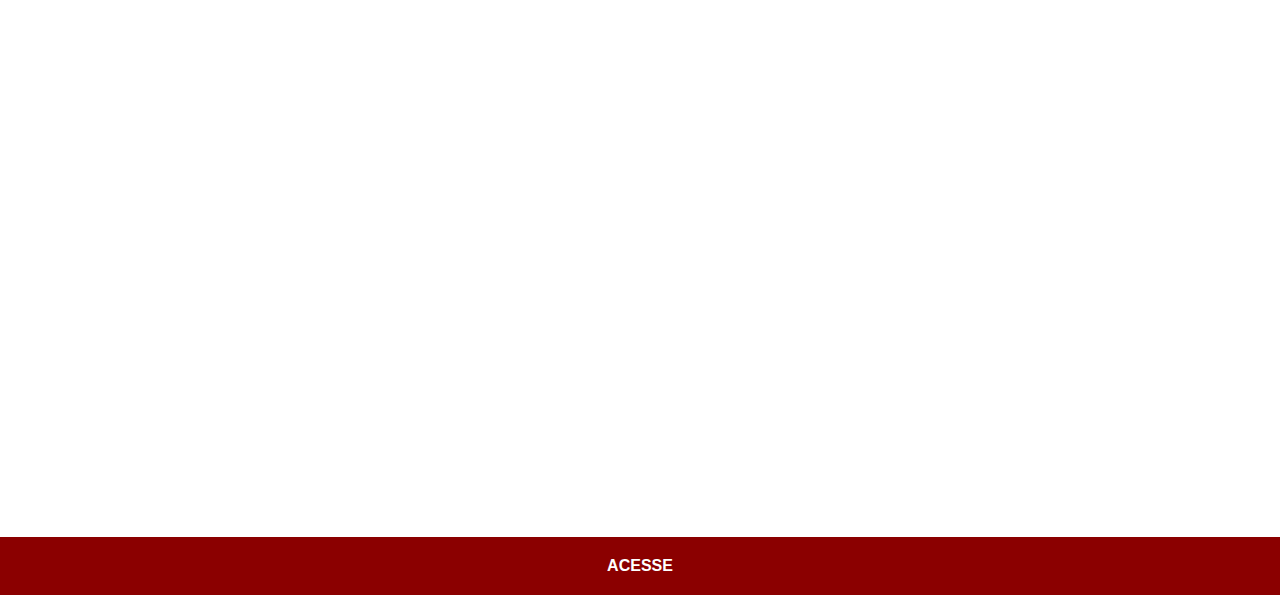
<file: twitter.html>
<!DOCTYPE html>
<html lang="pt-br">
<head>
    <meta charset="UTF-8">
    <meta http-equiv="X-UA-Compatible" content="IE=edge">
    <meta name="viewport" content="width=device-width, initial-scale=1.0">
    <link rel="stylesheet" href="estilos/social.css">
    <title>Twitter</title>
</head>
<body>
    <img src="imagens/twitteer.jpg" alt="Twitter">
    <a href="https://twitter.com/eo_bear" target="_blank">ACESSE</a>
    
</body>
</html>
</file>
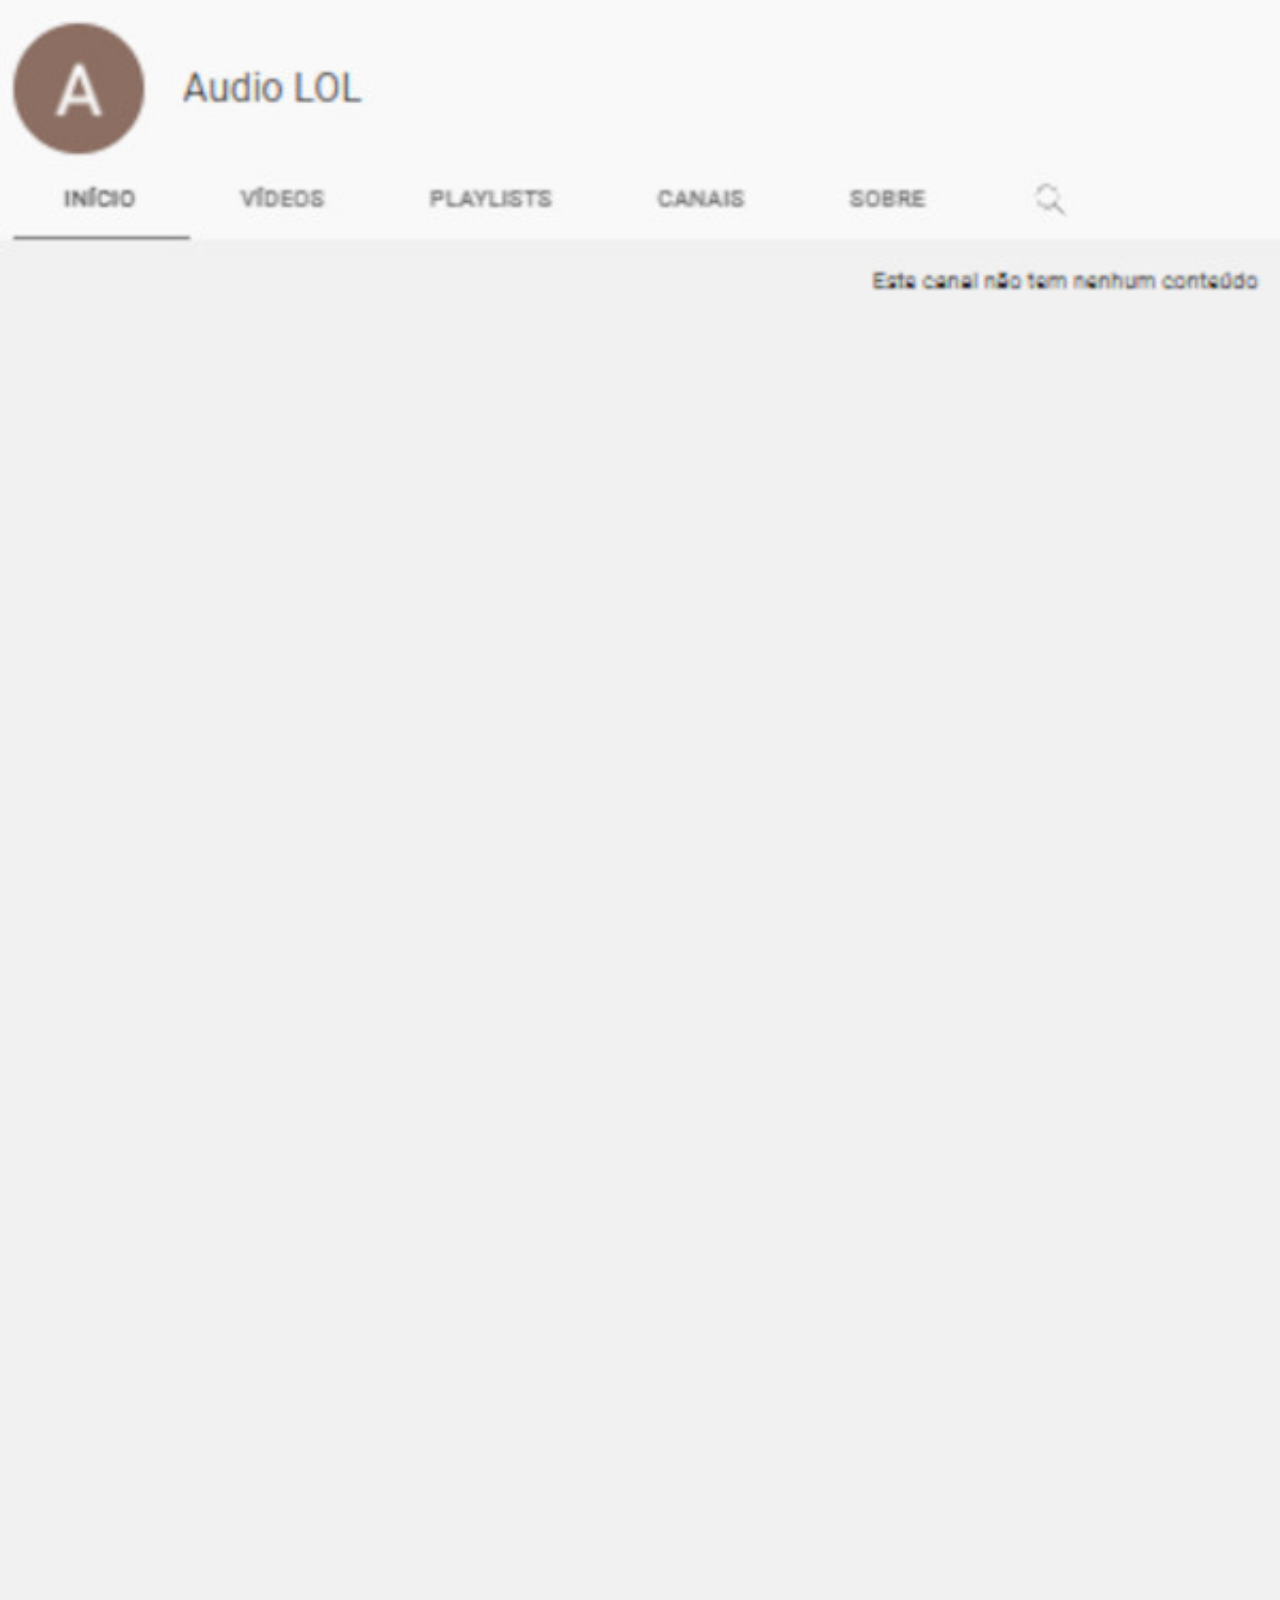
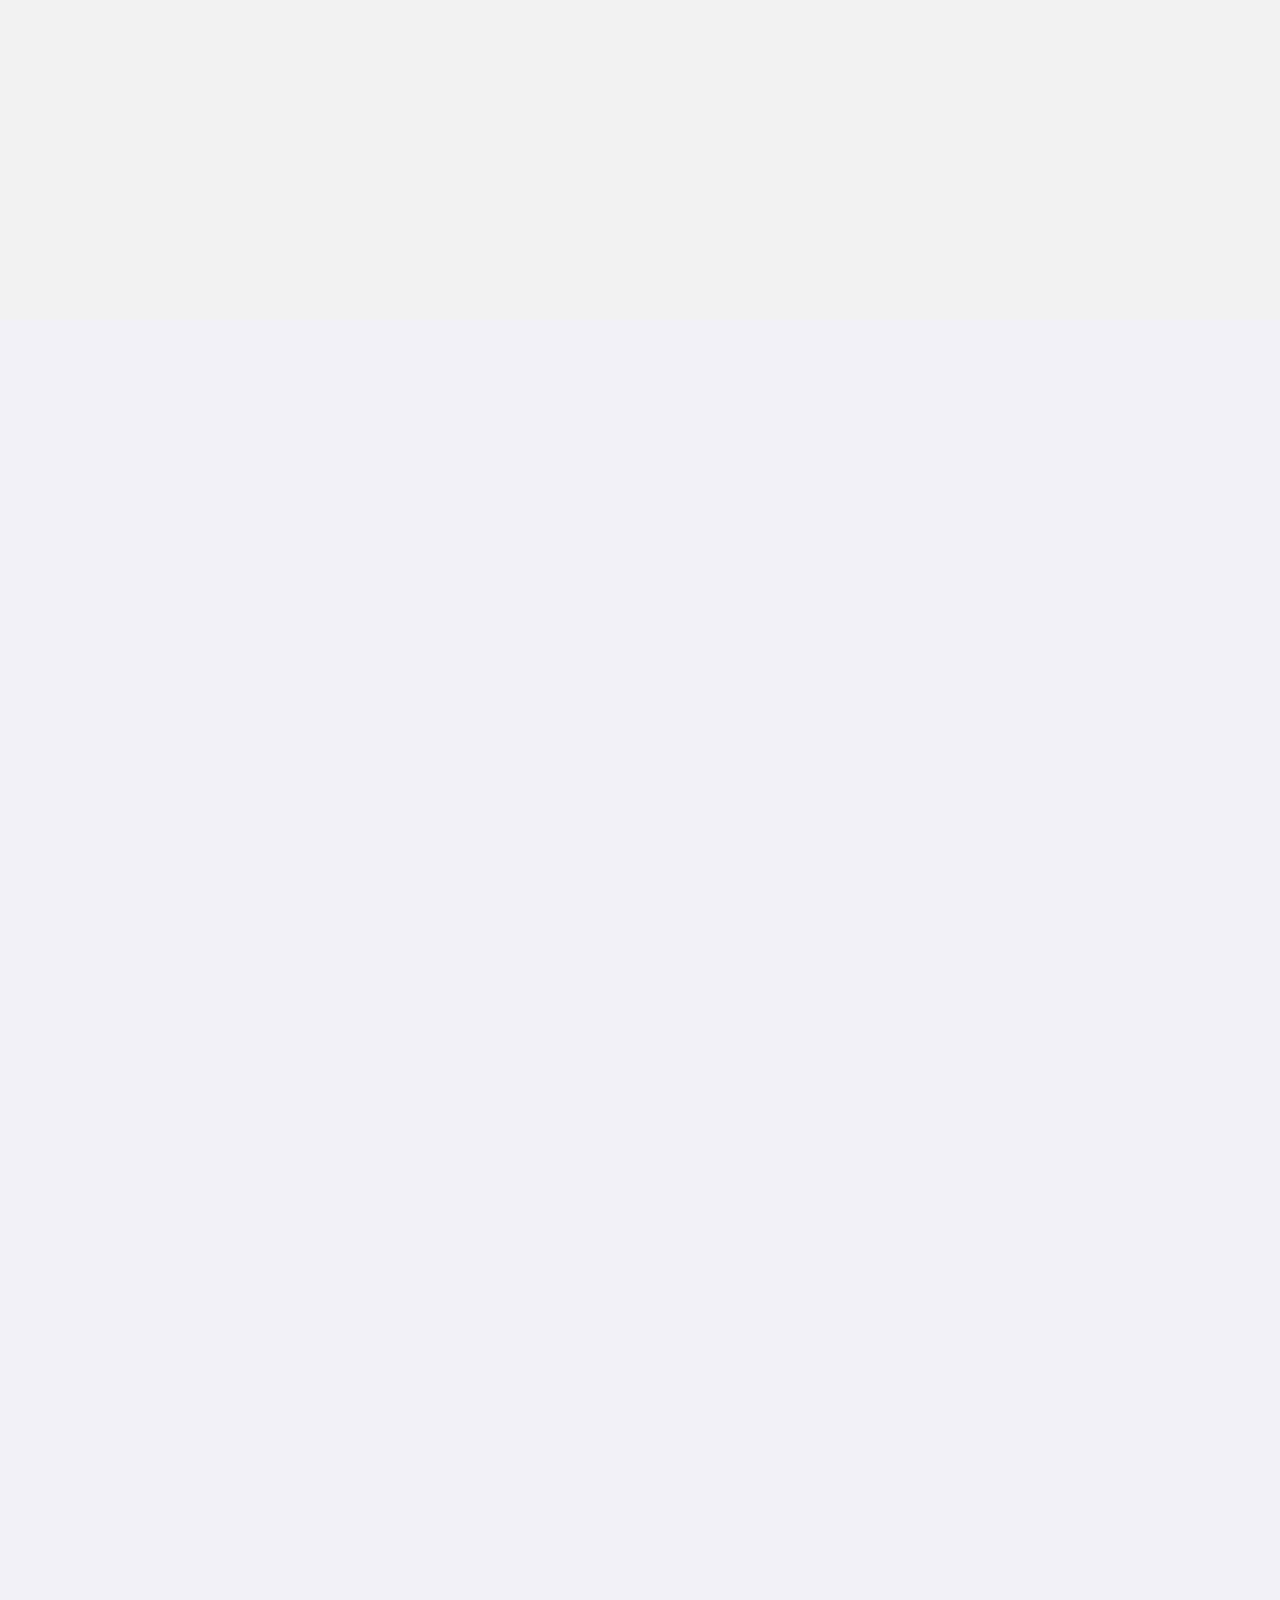
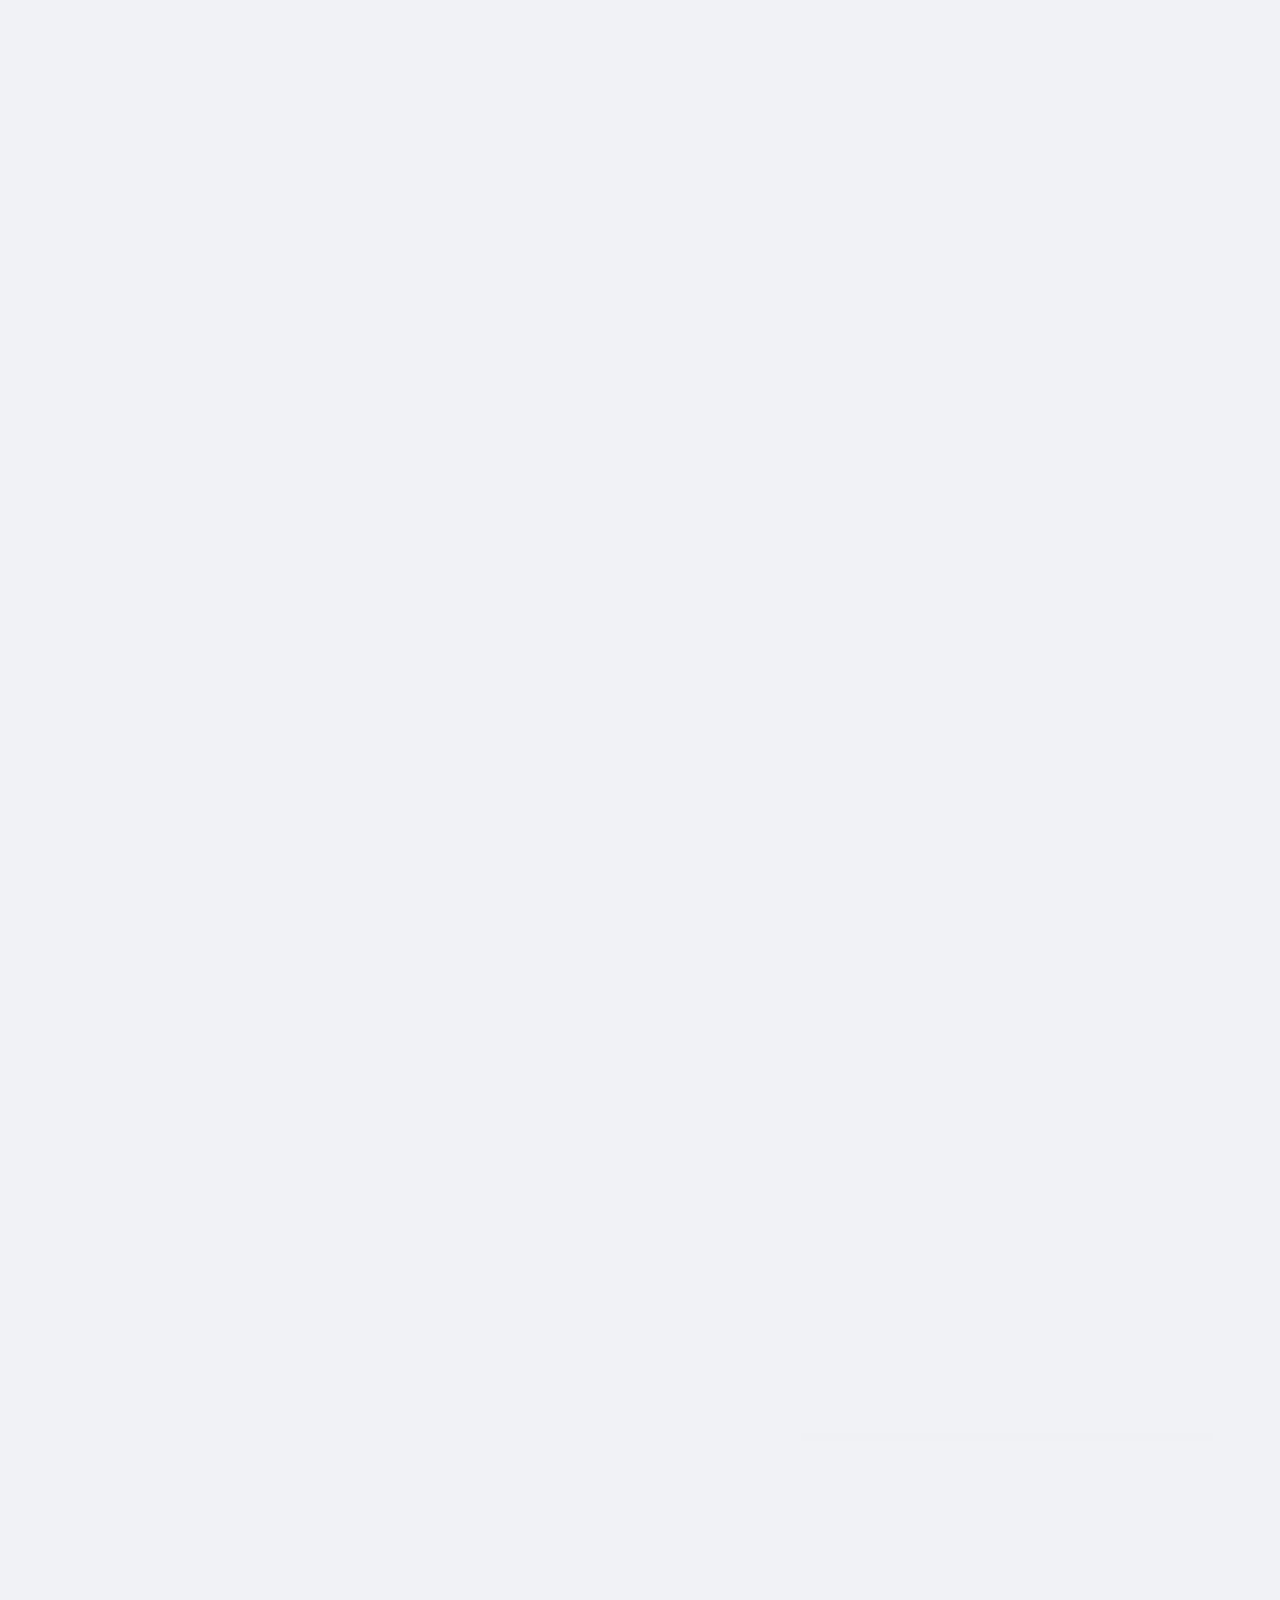
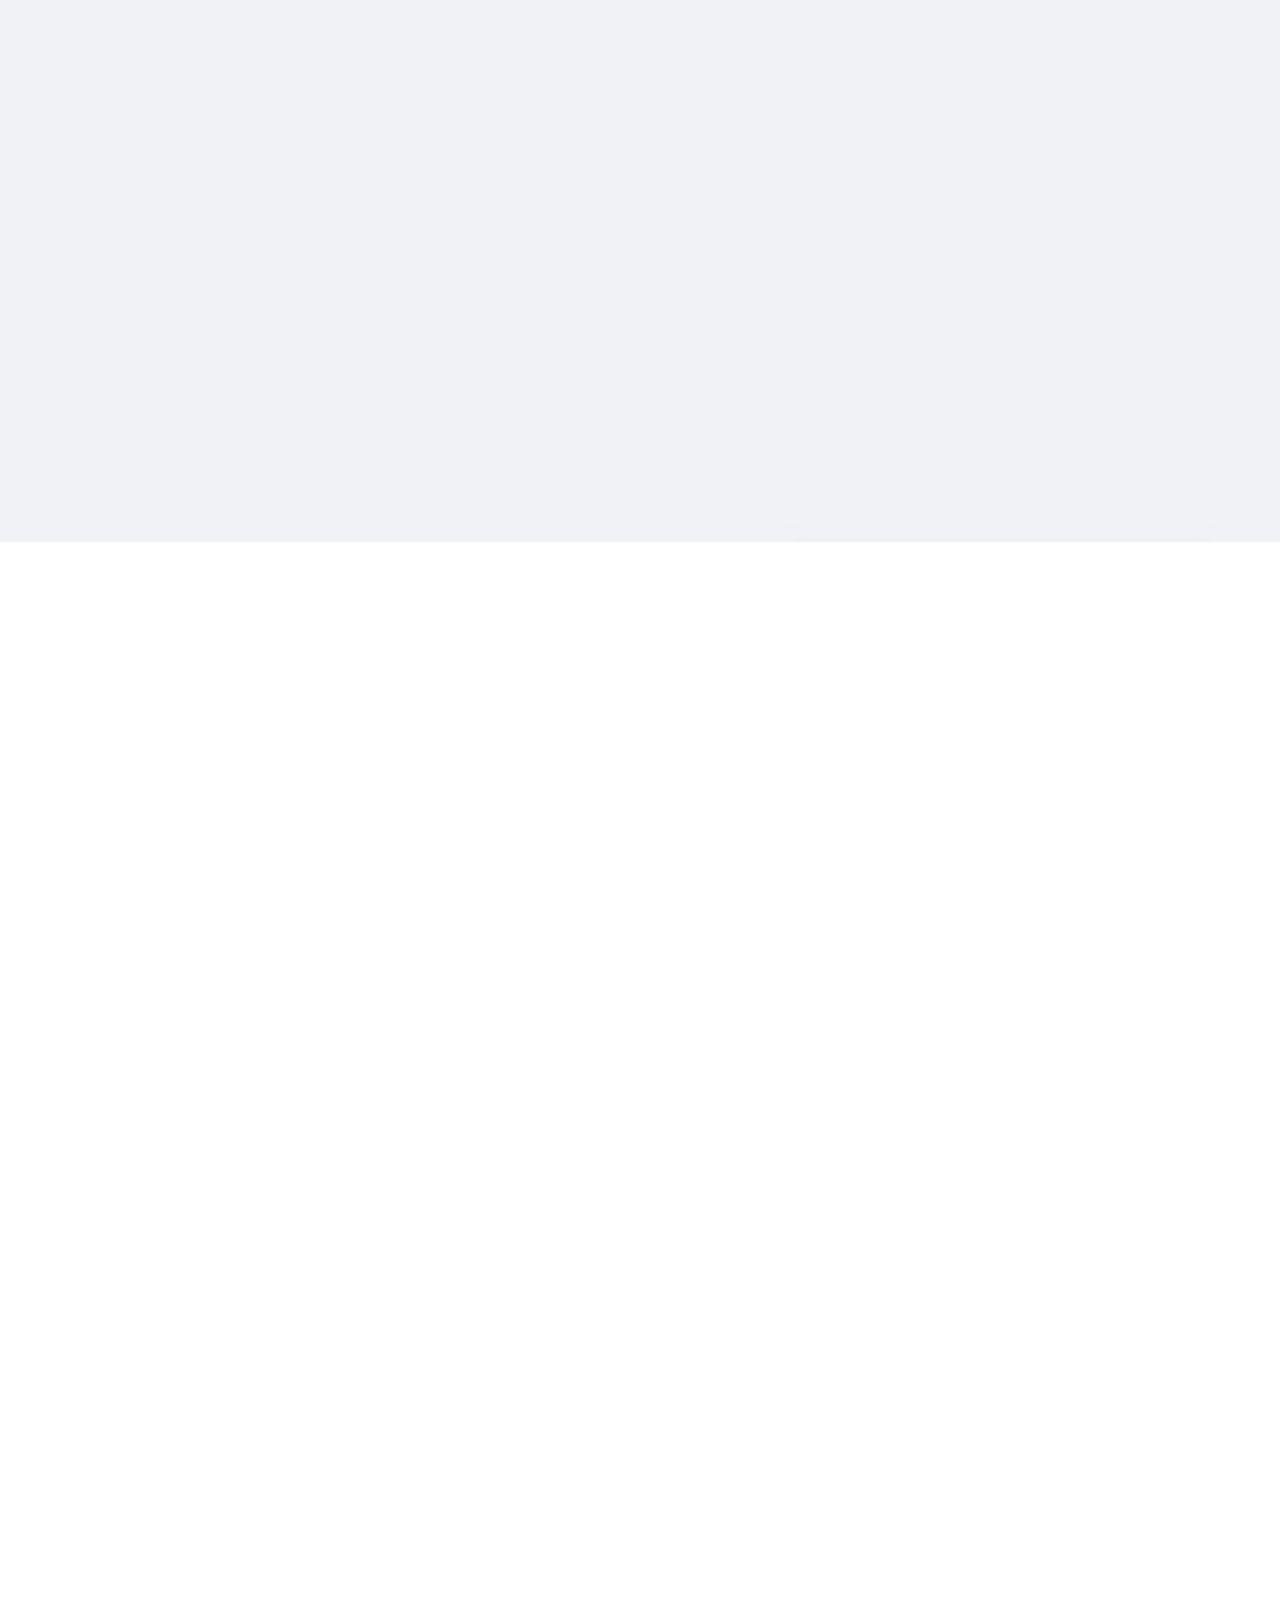
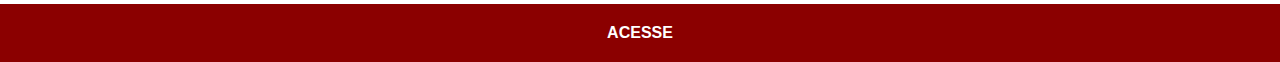
<file: youtube.html>
<!DOCTYPE html>
<html lang="pt-br">
<head>
    <meta charset="UTF-8">
    <meta http-equiv="X-UA-Compatible" content="IE=edge">
    <meta name="viewport" content="width=device-width, initial-scale=1.0">
    <link rel="stylesheet" href="estilos/social.css">
    <title>Youtube</title>
    
</head>
<body>
    <img src="imagens/youtubee.jpg" alt="Youtube">
    <a href="https://www.youtube.com/channel/UCMIshU4abt_KRddOO65CwPg" target="_blank">ACESSE</a>
    
</body>
</html>
</file>
<file: estilos/style.css>
@charset "UTF-8";

*{
    margin: 0px;
    padding:0px;
    font-family: Arial, Helvetica, sans-serif;
}
::-webkit-scrollbar{
    width: 0px;
    height: 0px;
}
html, body{
    height: 100vh;
    width: 100vw;
    
}
body{
    background: url(../imagens/fundo-madeira.jpg) no-repeat top center;
    background-size: cover;
    background-attachment: fixed;
}
main{
    height: 99vh;
    position:relative;
    
}
section#telefone{ 
    position:absolute;
    top: 50%;
    left: 50%;
    transform: translate(-50%,-50%);
    height: 627px;
    width: 311px;
    background: url('../imagens/frame-iphone.png' ) no-repeat;
}
iframe#tela{
    position: relative;
    top: 80px;
    left: 22px;
    width:267px;
    height:471px;
}
section#redes-sociais{
    text-align: right;
}
section#redes-sociais img{
    width: 50px;
    margin: 10px;
    border-radius: 50%;
    box-shadow: 2px 2px 5px rgba(0, 0, 0, 0.411);
    
}
section#redes-sociais img:hover{
    border: 2px solid rgba(255, 255, 255, 0.521);
    transform: translate(-3px, -5px);
    box-shadow: 5px 5px 10px rgba(0, 0, 0, 0.616);
    transition: transform .4s,border 1s ;
}
</file>
<file: estilos/social.css>
@charset "UTF-8";

*{
    margin: 0px;
    padding: 0px;
    font-family: Arial, Helvetica, sans-serif;
}
::-webkit-scrollbar{
    width: 0px;
    height: 0px;
}
img{

    width: 100vw;
}
a{
    display: block;
    background-color: darkred;
    color: white;
    padding: 20px;
    text-align: center;
    font-weight: bolder;
    text-decoration: none;
}
a:hover{
    background-color: red;
}
</file>
